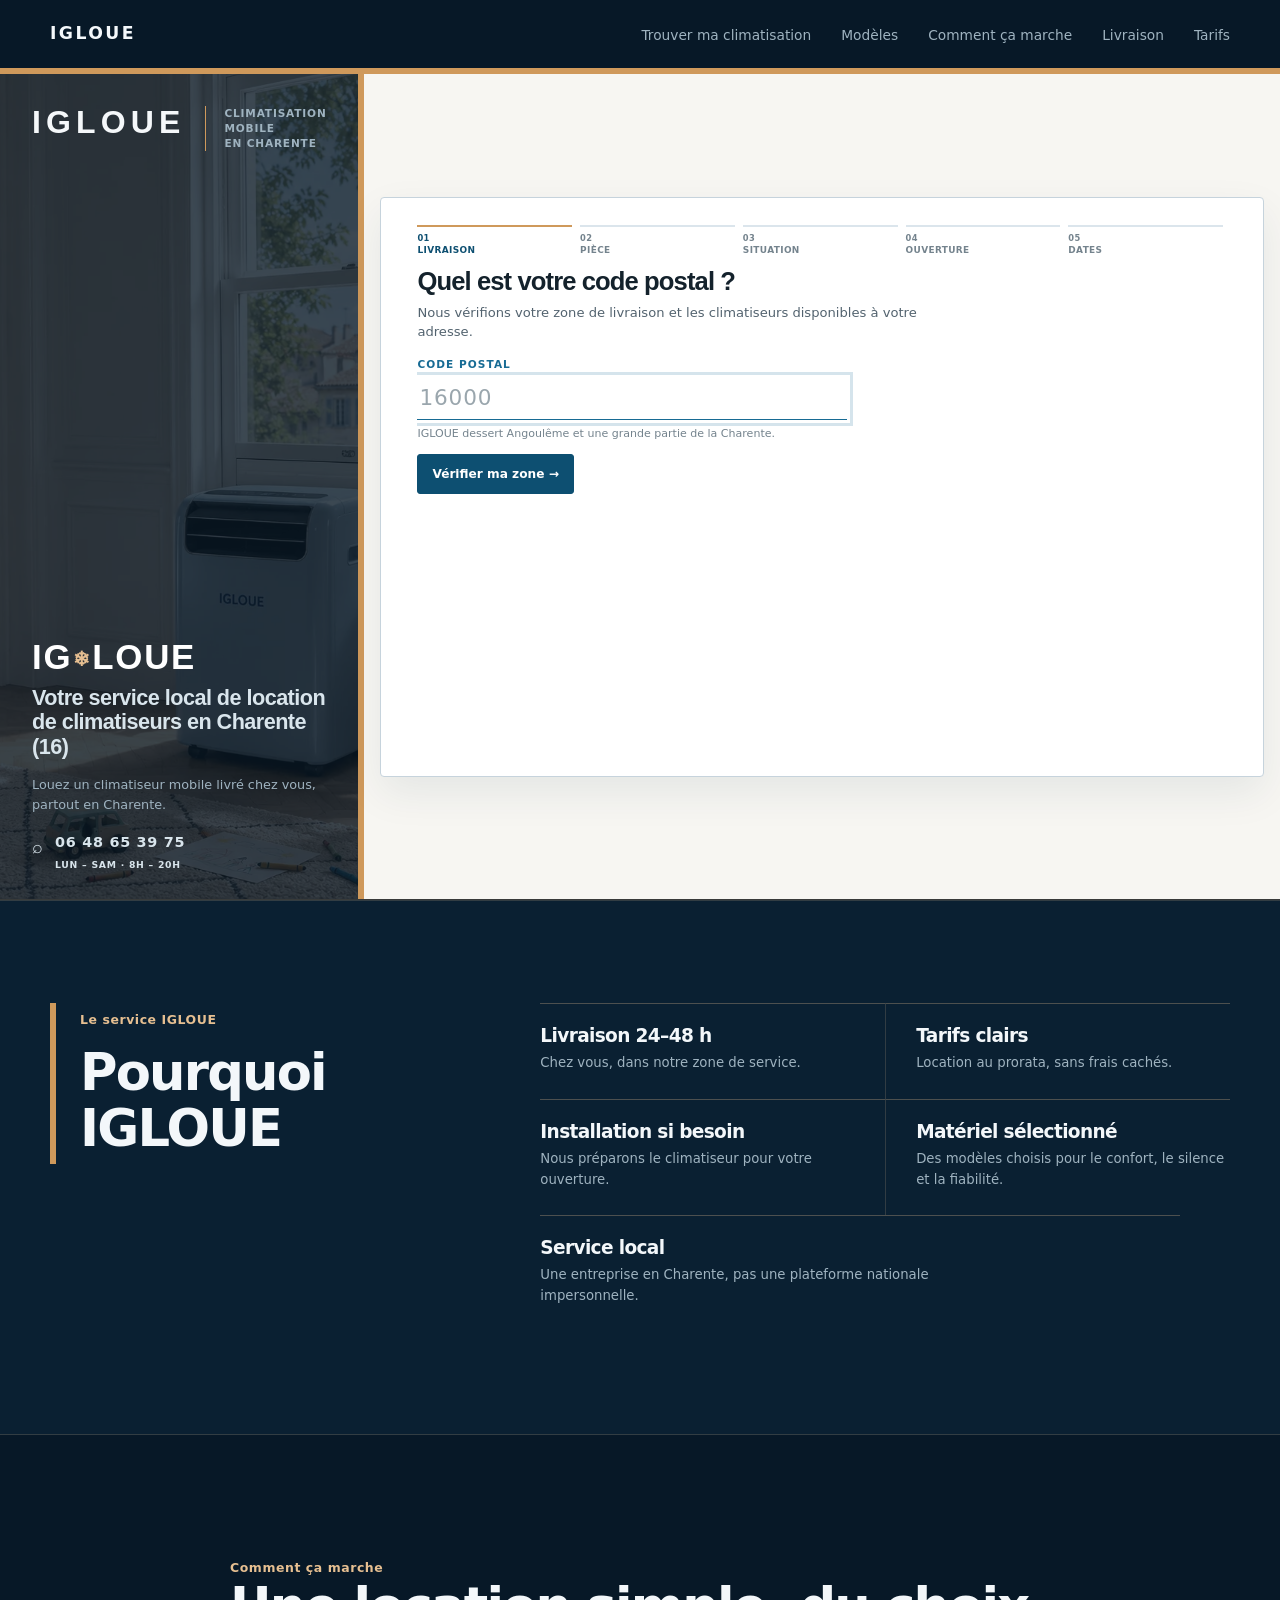
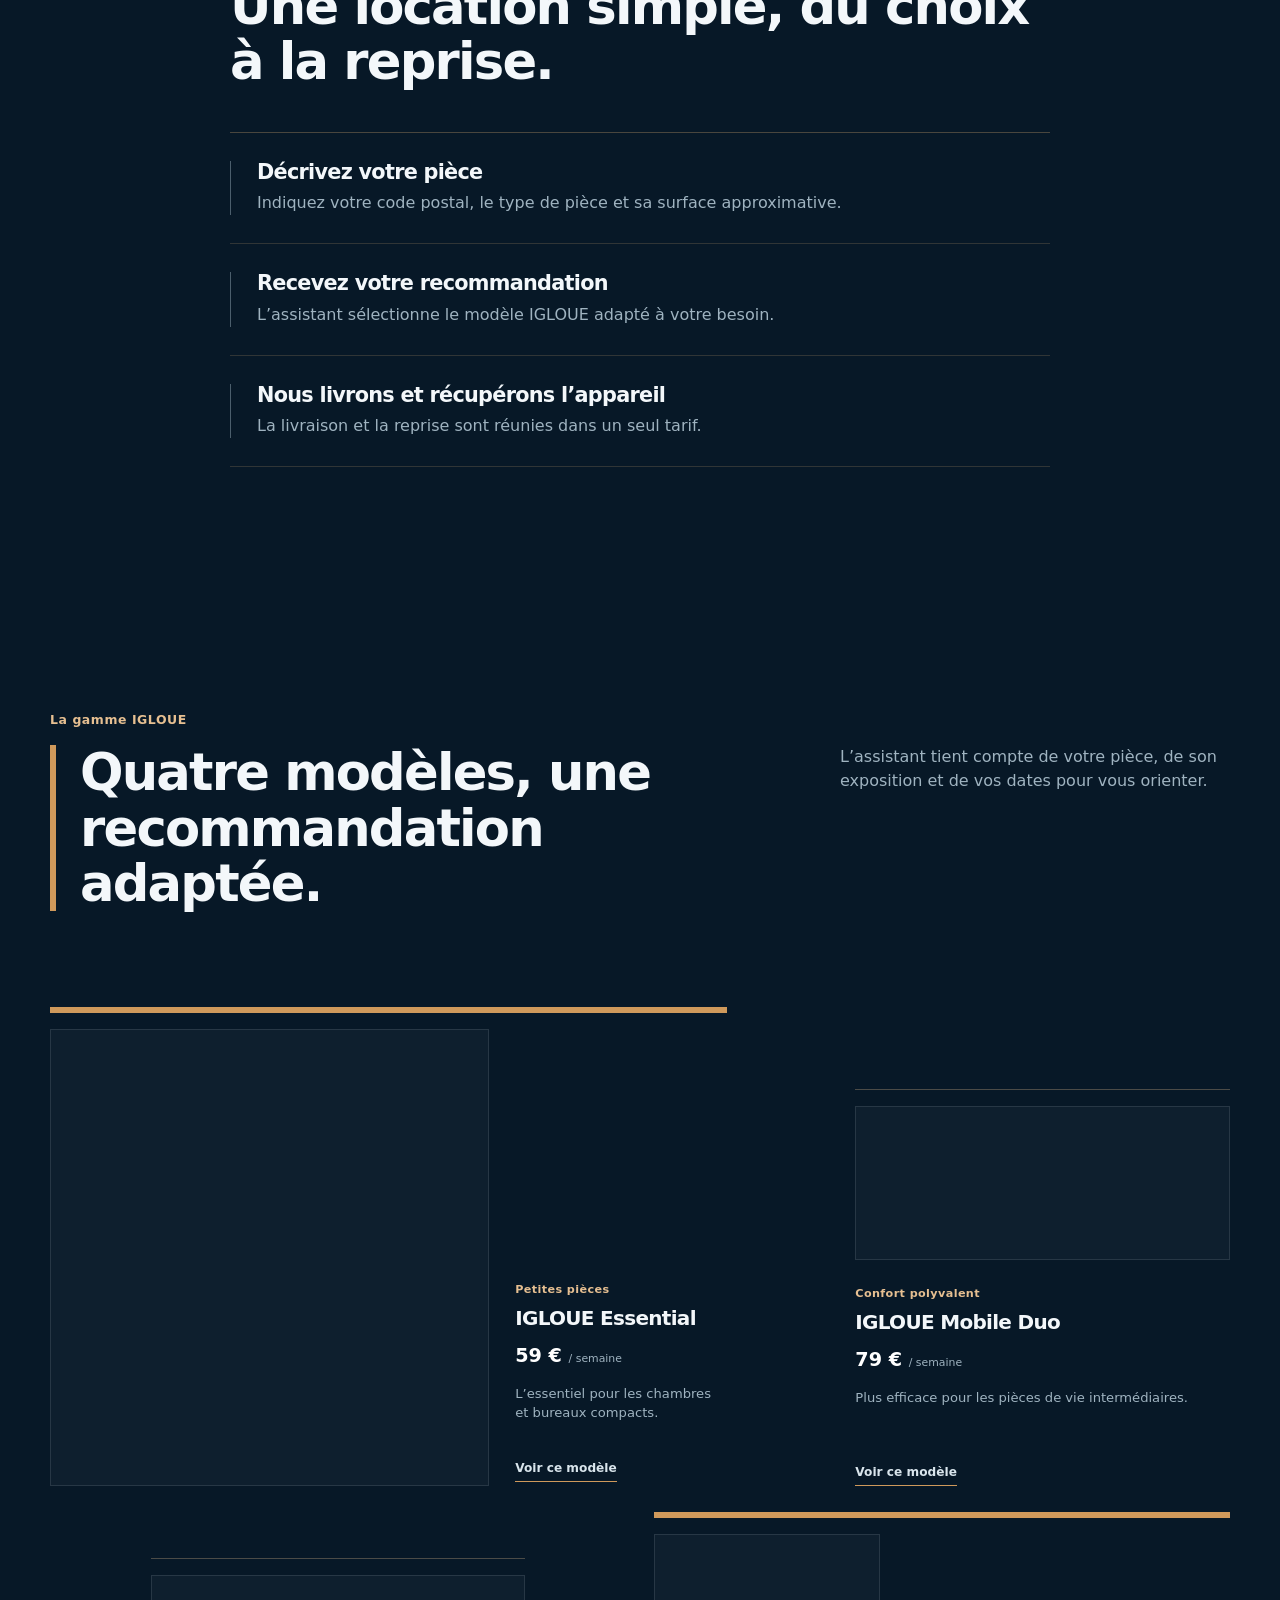
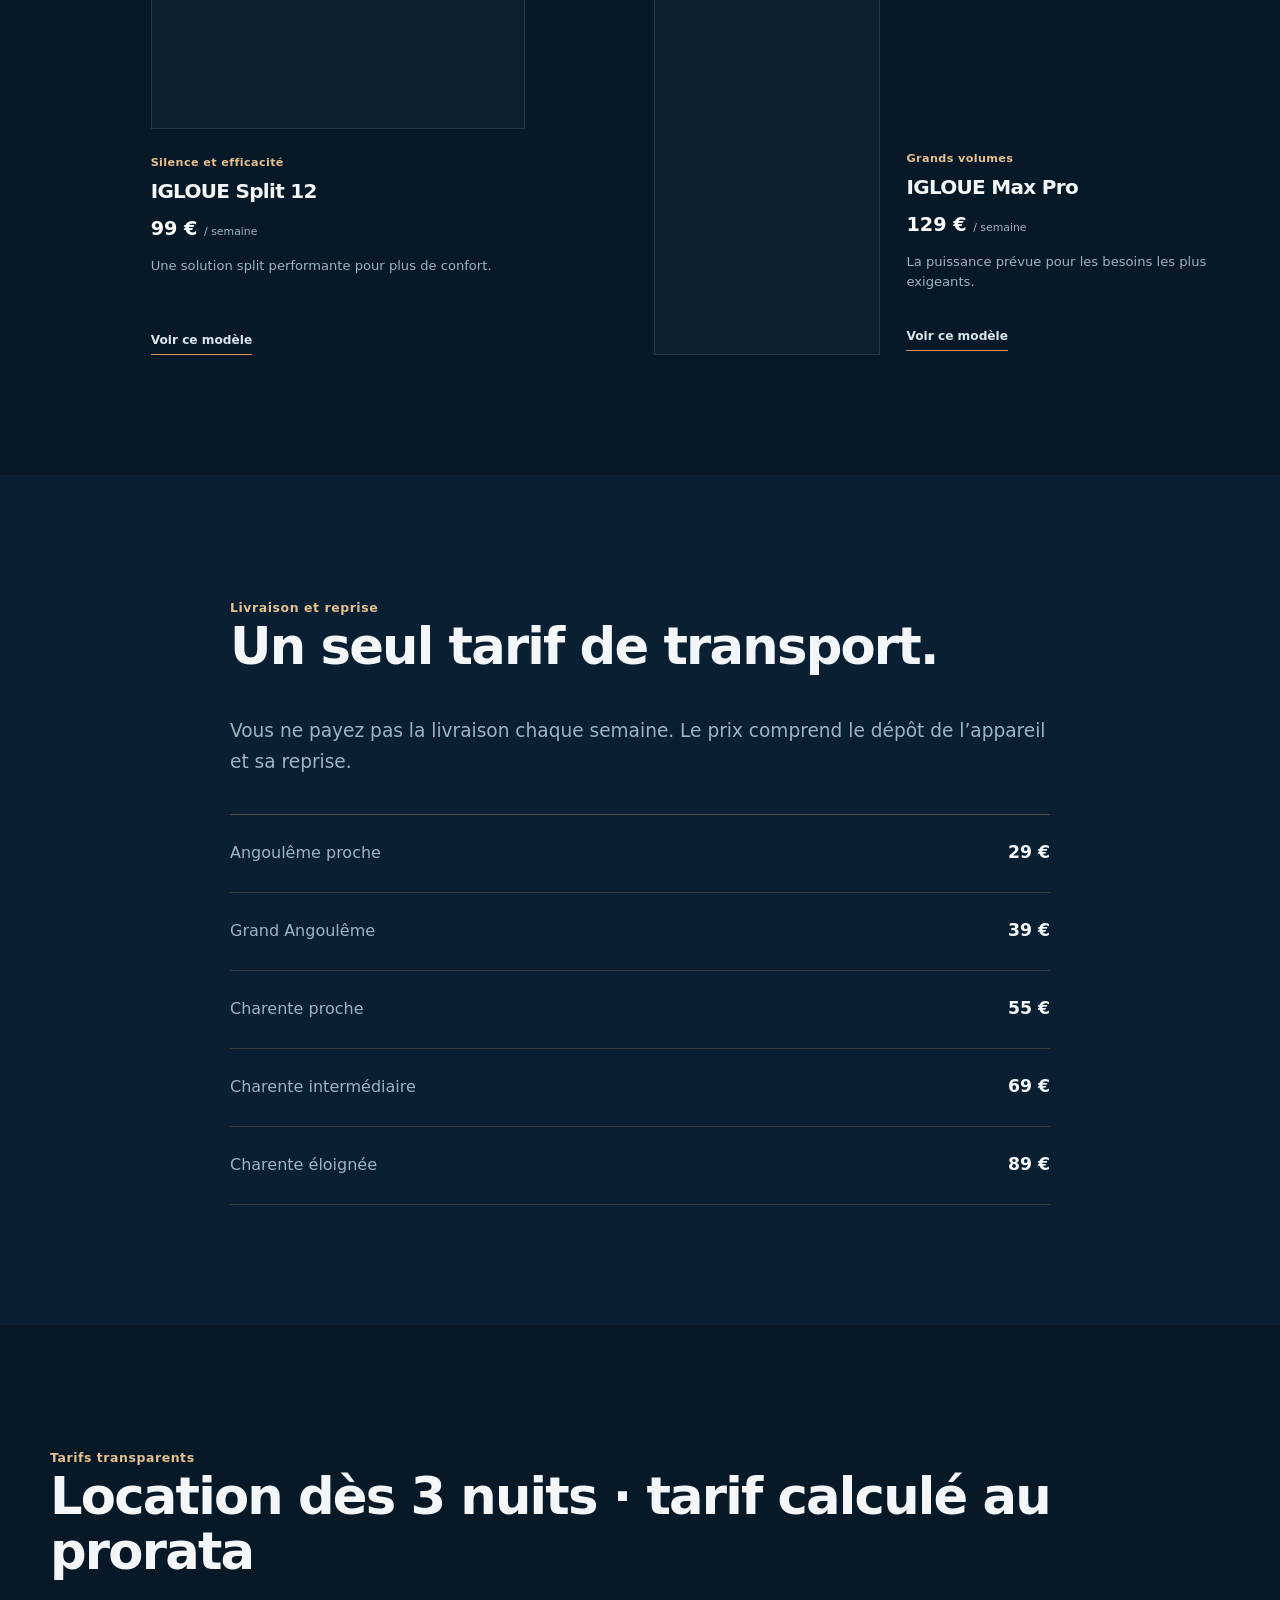
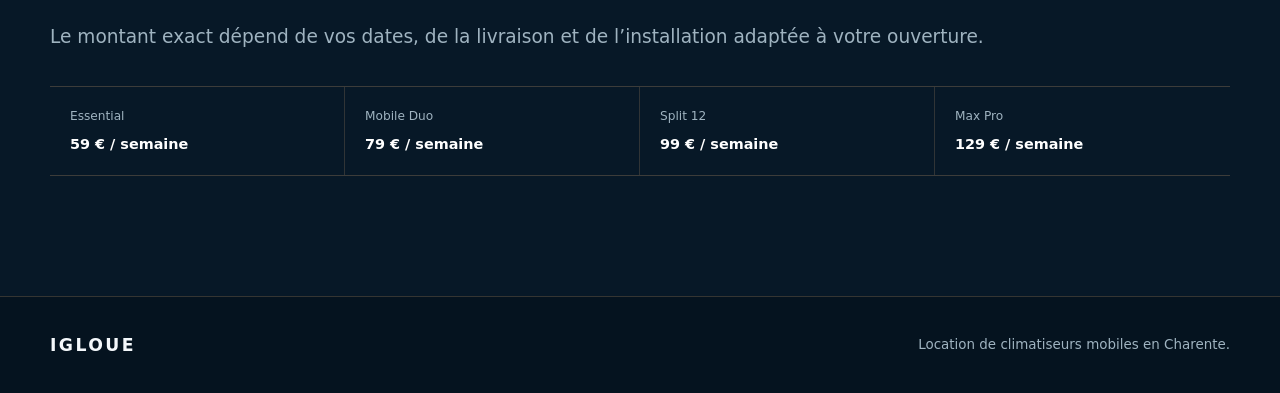
<file: index.html>
<!doctype html>
<html lang="fr">
<head>
  <meta charset="utf-8">
  <meta name="viewport" content="width=device-width, initial-scale=1">

  <title>IGLOUE | Location de climatiseurs mobiles en Charente</title>

  <meta
    name="description"
    content="Louez un climatiseur mobile en Charente. Livraison et reprise à domicile, mise en service optionnelle et tarifs transparents.">

  <link rel="stylesheet" href="assets/css/base.css">
  <link rel="stylesheet" href="assets/css/layout.css">
  <link rel="stylesheet" href="assets/css/components.css">
  <link rel="stylesheet" href="assets/css/assistant.css">
  <link rel="stylesheet" href="assets/css/reservation-review.css">
  <link rel="stylesheet" href="assets/css/responsive.css">
</head>

<body>
  <header class="site-header">
    <div class="container header-inner">
      <a
        href="index.html"
        class="logo"
        aria-label="IGLOUE — Accueil">
        IGLOUE
      </a>

      <nav class="main-nav" aria-label="Navigation principale">
        <a href="#assistant">Trouver ma climatisation</a>
        <a href="#modeles">Modèles</a>
        <a href="#fonctionnement">Comment ça marche</a>
        <a href="#livraison">Livraison</a>
        <a href="#tarifs">Tarifs</a>
      </nav>
    </div>
  </header>

  <main>
    <!-- =====================================================
         FIRST VIEWPORT
         ===================================================== -->

 <section class="assistant-hero" aria-labelledby="page-title">
  <div class="assistant-hero-main">
    <div class="assistant-hero-content">
      <div class="assistant-brand-line">
        <a href="index.html" class="hero-logo" aria-label="IGLOUE — Accueil">
          IGLOUE
        </a>

        <span>
          Climatisation mobile<br>
          en Charente
        </span>
      </div>

      <div class="assistant-hero-left-body">
        <div class="assistant-hero-visual" aria-hidden="true">
          <img
            src="assets/images/homepage/igloue-hero-apartment.webp"
            alt="">
        </div>

        <div class="assistant-hero-copy">
          <span class="eyebrow">
            Location de climatiseurs mobiles
          </span>

          <h1 id="page-title">
            <span class="hero-title-brand" aria-label="IGLOUE">
              IG<span aria-hidden="true">❄</span>LOUE
            </span>

            <span class="hero-title-service">
              Votre service local de location de climatiseurs en Charente (16)
            </span>
          </h1>

          <p class="lead">
            Louez un climatiseur mobile livré chez vous,
            partout en Charente.
          </p>
        </div>

        <div class="hero-contact">
          <span class="hero-contact-icon" aria-hidden="true">⌕</span>

          <div>
            <strong>06 48 65 39 75</strong>
            <span>Lun – Sam · 8h – 20h</span>
          </div>
        </div>
      </div>
    </div>

    <div class="assistant-hero-assistant">
      <div
        id="assistant"
        class="assistant-panel"
        data-assistant
        aria-live="polite">
      </div>
    </div>
  </div>

</section>

    <!-- =====================================================
         WHY IGLOUE
         ===================================================== -->

    <section class="section why-igloue" aria-labelledby="why-igloue-title">
      <div class="container why-igloue-layout">
        <header>
          <span class="eyebrow">Le service IGLOUE</span>
          <h2 id="why-igloue-title">Pourquoi IGLOUE</h2>
        </header>

        <div class="why-igloue-list">
          <article>
            <h3>Livraison 24–48 h</h3>
            <p>Chez vous, dans notre zone de service.</p>
          </article>

          <article>
            <h3>Tarifs clairs</h3>
            <p>Location au prorata, sans frais cachés.</p>
          </article>

          <article>
            <h3>Installation si besoin</h3>
            <p>Nous préparons le climatiseur pour votre ouverture.</p>
          </article>

          <article>
            <h3>Matériel sélectionné</h3>
            <p>Des modèles choisis pour le confort, le silence et la fiabilité.</p>
          </article>

          <article>
            <h3>Service local</h3>
            <p>Une entreprise en Charente, pas une plateforme nationale impersonnelle.</p>
          </article>
        </div>
      </div>
    </section>

    <!-- =====================================================
         HOW IT WORKS
         ===================================================== -->

    <section id="fonctionnement" class="section">
      <div class="container section-narrow">
        <span class="eyebrow">Comment ça marche</span>

        <h2>
          Une location simple, du choix à la reprise.
        </h2>

        <div class="process-list">
          <article>
            <span class="process-marker" aria-hidden="true"></span>

            <div>
              <h3>Décrivez votre pièce</h3>

              <p>
                Indiquez votre code postal, le type de pièce
                et sa surface approximative.
              </p>
            </div>
          </article>

          <article>
            <span class="process-marker" aria-hidden="true"></span>

            <div>
              <h3>Recevez votre recommandation</h3>

              <p>
                L’assistant sélectionne le modèle IGLOUE
                adapté à votre besoin.
              </p>
            </div>
          </article>

          <article>
            <span class="process-marker" aria-hidden="true"></span>

            <div>
              <h3>Nous livrons et récupérons l’appareil</h3>

              <p>
                La livraison et la reprise sont réunies
                dans un seul tarif.
              </p>
            </div>
          </article>
        </div>
      </div>
    </section>

    <!-- =====================================================
         MODELS
         ===================================================== -->

    <section id="modeles" class="section section-models">
      <div class="container">
        <span class="eyebrow">La gamme IGLOUE</span>

        <div class="section-heading-row">
          <h2>Quatre modèles, une recommandation adaptée.</h2>

          <p>
            L’assistant tient compte de votre pièce, de son exposition
            et de vos dates pour vous orienter.
          </p>
        </div>

        <div class="model-showcase">
          <article>
            <div class="model-image-slot" aria-hidden="true"></div>
            <div class="model-copy">
              <span>Petites pièces</span>
              <h3>IGLOUE Essential</h3>
              <strong>59 € <small>/ semaine</small></strong>
              <p>L’essentiel pour les chambres et bureaux compacts.</p>
              <a href="#assistant">Voir ce modèle</a>
            </div>
          </article>

          <article>
            <div class="model-image-slot" aria-hidden="true"></div>
            <div class="model-copy">
              <span>Confort polyvalent</span>
              <h3>IGLOUE Mobile Duo</h3>
              <strong>79 € <small>/ semaine</small></strong>
              <p>Plus efficace pour les pièces de vie intermédiaires.</p>
              <a href="#assistant">Voir ce modèle</a>
            </div>
          </article>

          <article>
            <div class="model-image-slot" aria-hidden="true"></div>
            <div class="model-copy">
              <span>Silence et efficacité</span>
              <h3>IGLOUE Split 12</h3>
              <strong>99 € <small>/ semaine</small></strong>
              <p>Une solution split performante pour plus de confort.</p>
              <a href="#assistant">Voir ce modèle</a>
            </div>
          </article>

          <article>
            <div class="model-image-slot" aria-hidden="true"></div>
            <div class="model-copy">
              <span>Grands volumes</span>
              <h3>IGLOUE Max Pro</h3>
              <strong>129 € <small>/ semaine</small></strong>
              <p>La puissance prévue pour les besoins les plus exigeants.</p>
              <a href="#assistant">Voir ce modèle</a>
            </div>
          </article>
        </div>
      </div>
    </section>

    <!-- =====================================================
         DELIVERY
         ===================================================== -->

    <section id="livraison" class="section section-muted">
      <div class="container section-narrow">
        <span class="eyebrow">Livraison et reprise</span>

        <h2>Un seul tarif de transport.</h2>

        <p class="lead">
          Vous ne payez pas la livraison chaque semaine.
          Le prix comprend le dépôt de l’appareil et sa reprise.
        </p>

        <div class="delivery-list">
          <div>
            <span>Angoulême proche</span>
            <strong>29 €</strong>
          </div>

          <div>
            <span>Grand Angoulême</span>
            <strong>39 €</strong>
          </div>

          <div>
            <span>Charente proche</span>
            <strong>55 €</strong>
          </div>

          <div>
            <span>Charente intermédiaire</span>
            <strong>69 €</strong>
          </div>

          <div>
            <span>Charente éloignée</span>
            <strong>89 €</strong>
          </div>
        </div>
      </div>
    </section>

    <!-- =====================================================
         PRICING
         ===================================================== -->

    <section id="tarifs" class="section">
      <div class="container">
        <span class="eyebrow">Tarifs transparents</span>

        <h2>
          Location dès 3 nuits · tarif calculé au prorata
        </h2>

        <p class="lead">
          Le montant exact dépend de vos dates, de la livraison
          et de l’installation adaptée à votre ouverture.
        </p>

        <div class="pricing-overview" aria-label="Tarifs hebdomadaires">
          <div><span>Essential</span><strong>59 € / semaine</strong></div>
          <div><span>Mobile Duo</span><strong>79 € / semaine</strong></div>
          <div><span>Split 12</span><strong>99 € / semaine</strong></div>
          <div><span>Max Pro</span><strong>129 € / semaine</strong></div>
        </div>
      </div>
    </section>
  </main>
  <aside data-customer-email-verification-session hidden aria-label="Vérification de votre adresse e-mail"></aside>

  <footer class="site-footer">
    <div class="container footer-inner">
      <a href="index.html" class="logo">IGLOUE</a>

      <p>
        Location de climatiseurs mobiles en Charente.
      </p>
    </div>
  </footer>

  <script src="assets/js/pricing.js"></script>
  <script src="assets/js/delivery.js"></script>
  <script src="assets/js/schedule-provider.js"></script>
  <script src="assets/js/bookings-provider.js"></script>
  <script src="assets/js/availability.js"></script>
  <script src="assets/js/reservation.js"></script>
  <script src="assets/js/fleet.js"></script>
  <script src="assets/js/products.js"></script>
  <script src="assets/js/inventory.js"></script>
  <script src="assets/js/fleet-allocation.js"></script>
  <script src="assets/js/calendar.js"></script>
  <script src="assets/js/supabase-config.js"></script>
  <script src="assets/js/availability-client.js"></script>
  <script src="assets/js/service-slot-client.js"></script>
  <script src="assets/js/reservation-attempt.js"></script>
  <script src="assets/js/reservation-client.js"></script>
  <script src="assets/js/customer-email-verification.js"></script>
  <script src="assets/js/availability-state.js"></script>
  <script src="assets/js/alternative-availability-state.js"></script>
  <script src="assets/js/assistant.js"></script>
  <script src="assets/js/reservation-review.js"></script>
</body>
</html>
</file>
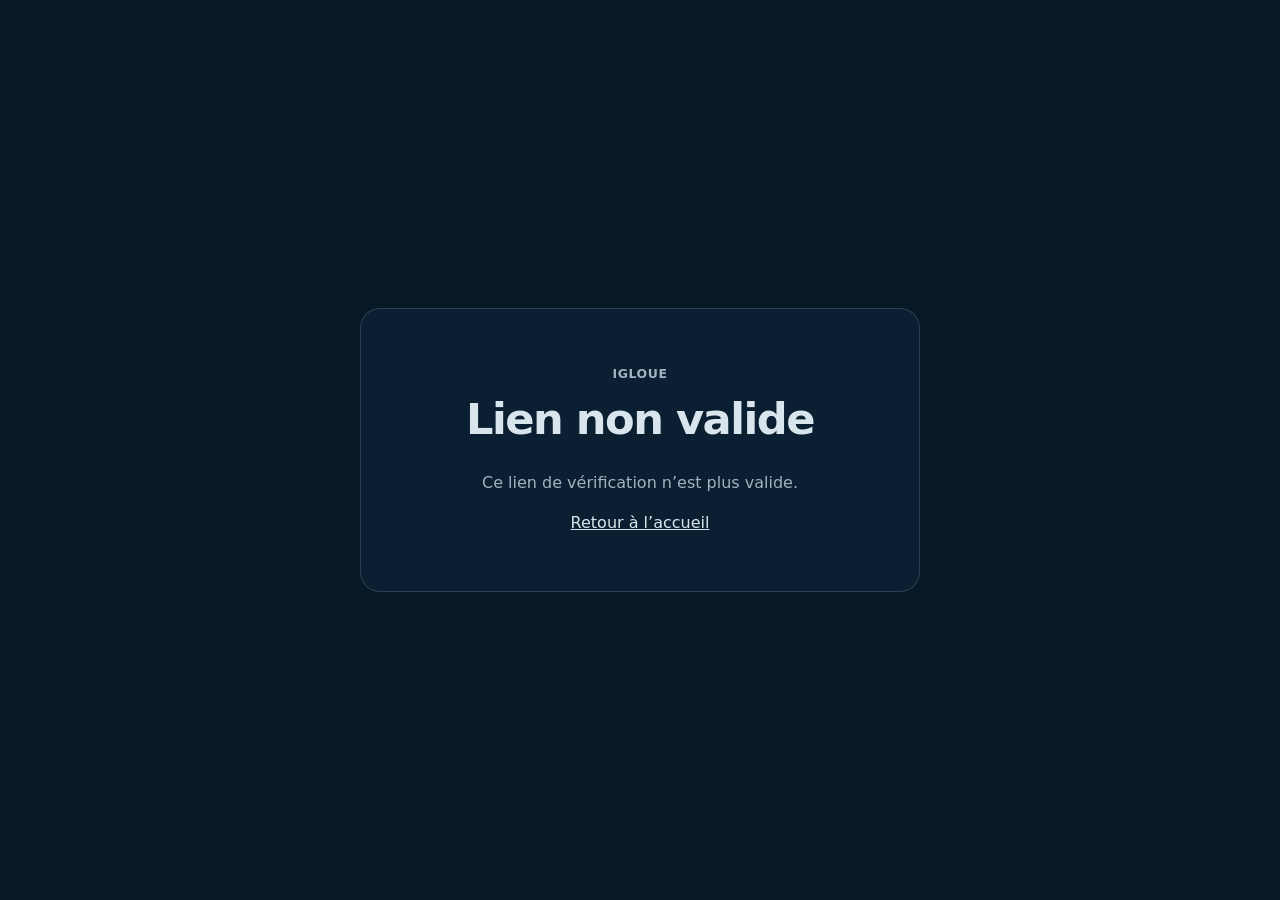
<file: verify-email/index.html>
<!doctype html>
<html lang="fr">
<head>
  <meta charset="utf-8">
  <meta name="viewport" content="width=device-width, initial-scale=1">
  <meta name="referrer" content="no-referrer">
  <meta http-equiv="Cache-Control" content="no-store">
  <title>Confirmer votre adresse e-mail | IGLOUE</title>
  <link rel="stylesheet" href="../assets/css/base.css">
  <link rel="stylesheet" href="../assets/css/layout.css">
  <link rel="stylesheet" href="../assets/css/components.css">
  <style>
    body { min-height: 100vh; display: grid; place-items: center; padding: 24px; }
    .verification-card { width: min(100%, 560px); padding: clamp(28px, 6vw, 56px); border: 1px solid rgb(217 229 236 / 16%); border-radius: 20px; background: var(--page-alt); text-align: center; }
    .verification-card h1 { font-size: clamp(1.8rem, 5vw, 2.7rem); }
    .verification-card p { color: var(--text-on-dark-soft); }
    .verification-card button { margin: 12px 0 20px; padding: 14px 22px; border: 0; border-radius: 8px; background: var(--tan); color: #14222c; font-weight: 700; cursor: pointer; }
    .verification-card button:disabled { opacity: .65; cursor: wait; }
    .verification-home { display: inline-block; color: var(--text-on-dark); }
  </style>
  <script src="../assets/js/supabase-config.js" defer></script>
  <script src="../assets/js/email-verification.js" defer></script>
  <script src="../assets/js/email-verification-page.js" defer></script>
</head>
<body>
  <main class="verification-card">
    <p class="eyebrow">IGLOUE</p>
    <div id="verification-message" aria-live="polite">
      <h1>Confirmez votre adresse e-mail</h1>
      <p>Sélectionnez le bouton pour confirmer votre adresse e-mail.</p>
    </div>
    <form id="verification-form">
      <button id="verification-submit" type="submit">Confirmer mon adresse e-mail</button>
    </form>
    <a class="verification-home" href="../index.html">Retour à l’accueil</a>
  </main>
</body>
</html>
</file>
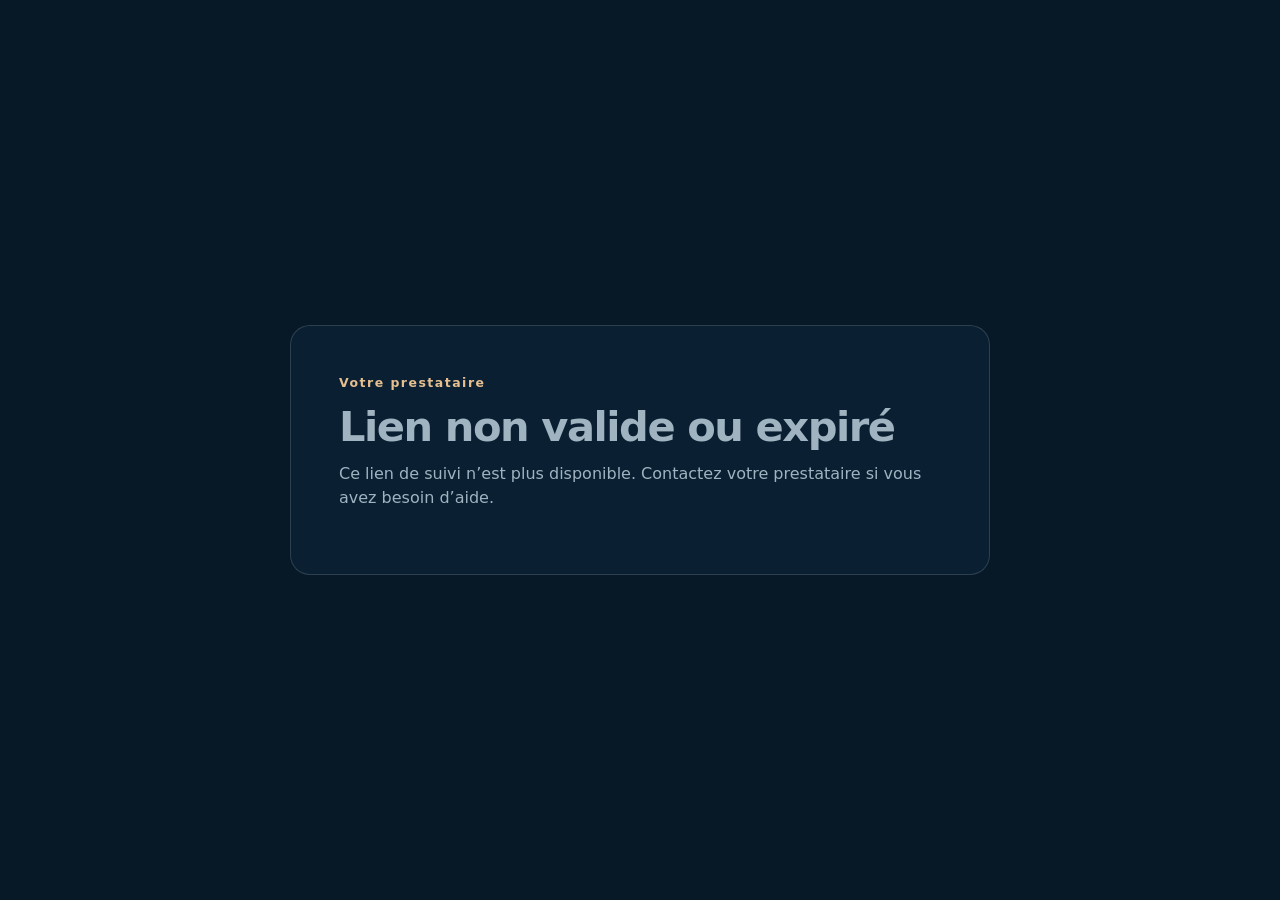
<file: delivery-status.html>
<!doctype html>
<html lang="fr">
<head>
  <meta charset="utf-8">
  <meta name="viewport" content="width=device-width, initial-scale=1">
  <meta name="referrer" content="no-referrer">
  <meta http-equiv="Cache-Control" content="no-store">
  <meta name="robots" content="noindex,nofollow,noarchive">
  <title>Statut de votre livraison</title>
  <link rel="stylesheet" href="assets/css/base.css">
  <style>
    body { min-height: 100vh; display: grid; place-items: center; padding: 24px; }
    .delivery-status-card { width: min(100%, 700px); padding: clamp(24px, 5vw, 48px); border: 1px solid rgb(217 229 236 / 16%); border-radius: 20px; background: var(--page-alt); }
    .delivery-status-card .eyebrow { color: var(--tan-soft); font-weight: 800; letter-spacing: .12em; }
    .delivery-status-card h1 { margin-bottom: 12px; font-size: clamp(1.8rem, 5vw, 2.6rem); }
    .delivery-status-intro, .delivery-status-help { color: var(--text-on-dark-soft); }
    .delivery-status-summary { margin: 24px 0; padding: 20px; border: 1px solid rgb(217 229 236 / 20%); border-radius: 12px; background: rgb(255 255 255 / 4%); }
    .delivery-status-summary h2 { font-size: 1.35rem; }
    .delivery-status-summary p { margin: 8px 0 0; }
    .delivery-status-timeline { display: grid; gap: 0; margin: 26px 0; padding: 0; list-style: none; }
    .delivery-status-step { position: relative; display: grid; grid-template-columns: 22px 1fr; gap: 12px; padding: 0 0 20px; color: var(--text-on-dark-soft); }
    .delivery-status-step::before { content: ""; width: 12px; height: 12px; margin: 6px 0 0 4px; border: 2px solid currentColor; border-radius: 50%; background: var(--page-alt); }
    .delivery-status-step:not(:last-child)::after { position: absolute; top: 20px; bottom: -1px; left: 9px; width: 2px; background: rgb(217 229 236 / 25%); content: ""; }
    .delivery-status-step[data-reached="true"] { color: var(--tan-soft); }
    .delivery-status-step[data-reached="true"]::before { border-color: var(--tan-soft); background: var(--tan-soft); }
    .delivery-status-step--animate-ring::before { animation: delivery-active-ring 5s ease-in-out infinite; }
    .delivery-status-step--animate-connector .delivery-status-connector-highlight {
      position: absolute; top: 20px; bottom: -1px; left: 9px; z-index: 1; width: 2px;
      pointer-events: none; opacity: 1;
      background-image: linear-gradient(to bottom, transparent 0%, var(--tan-soft) 50%, transparent 100%);
      background-size: 100% 240%;
      animation: delivery-connector-update 2.8s ease-out 1 forwards;
    }
    .delivery-status-connector-highlight { position: absolute; top: 20px; bottom: -1px; left: 9px; z-index: 1; width: 2px; pointer-events: none; opacity: 0; }
    @keyframes delivery-active-ring {
      0%, 100% { box-shadow: 0 0 0 2px rgb(229 201 158 / 35%); }
      50% { box-shadow: 0 0 0 4px rgb(229 201 158 / 65%); }
    }
    @keyframes delivery-connector-update {
      from { background-position: 0 0; }
      to { background-position: 0 100%; }
    }
    @media (prefers-reduced-motion: reduce) {
      .delivery-status-step--animate-ring::before,
      .delivery-status-step--animate-connector .delivery-status-connector-highlight { animation: none; }
      .delivery-status-connector-highlight { display: none; }
    }
    .delivery-status-step strong { display: block; color: inherit; }
    .delivery-status-step time { display: block; margin-top: 3px; font-size: .9rem; }
    .delivery-status-message { min-height: 1.5em; color: var(--text-on-dark-soft); }
    .delivery-status-card[aria-busy="true"] .delivery-status-content { opacity: .7; }
  </style>
  <script src="assets/js/supabase-config.js" defer></script>
  <script src="assets/js/delivery-status.js" defer></script>
</head>
<body>
  <main class="delivery-status-card" id="delivery-status-card" aria-busy="true">
    <p class="eyebrow" id="delivery-status-brand">Votre prestataire</p>
    <div class="delivery-status-content">
      <div id="delivery-status-message" class="delivery-status-message" role="status" aria-live="polite">
        <h1>Chargement du statut</h1>
        <p>Nous récupérons les informations de votre livraison.</p>
      </div>
      <section id="delivery-status-details" hidden aria-labelledby="delivery-status-title">
        <p class="delivery-status-intro">Les informations ci-dessous concernent uniquement votre livraison.</p>
        <div class="delivery-status-summary">
          <h2 id="delivery-status-title"></h2>
          <p id="delivery-status-date"></p>
          <p id="delivery-status-address"></p>
          <p id="delivery-status-updated"></p>
        </div>
        <h2>Étapes de la livraison</h2>
        <ol id="delivery-status-timeline" class="delivery-status-timeline"></ol>
        <p class="delivery-status-help">Cette page indique le statut communiqué par votre prestataire. Elle ne montre pas la position du chauffeur et ne fournit pas d’heure d’arrivée estimée. <span id="delivery-status-support" hidden></span></p>
      </section>
    </div>
  </main>
</body>
</html>
</file>
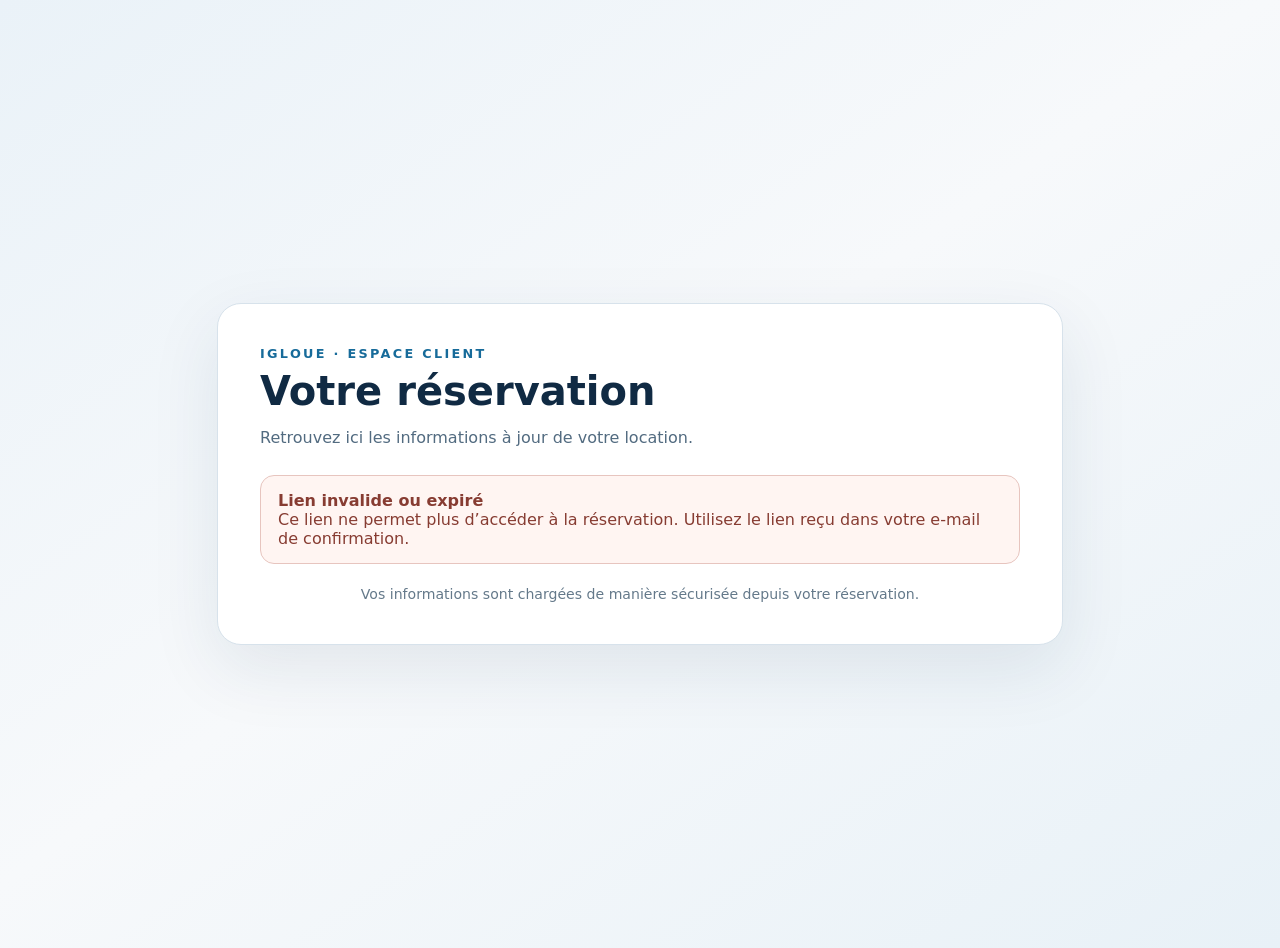
<file: reservation-portal.html>
<!doctype html>
<html lang="fr">
<head>
  <meta charset="utf-8">
  <meta name="viewport" content="width=device-width, initial-scale=1">
  <meta name="referrer" content="no-referrer">
  <meta name="robots" content="noindex,nofollow,noarchive">
  <meta http-equiv="Cache-Control" content="no-store, max-age=0">
  <title>Votre réservation | IGLOUE</title>
  <style>
    :root { color-scheme: light; --portal-ink:#102a43; --portal-blue:#176b9a; --portal-line:#d7e2eb; --portal-mist:#eff5f9; }
    body { min-height:100vh; margin:0; padding:24px 14px; display:grid; place-items:center; background:linear-gradient(145deg,#eaf2f8 0%,#f7f9fb 48%,#e8f1f7 100%); color:var(--portal-ink); font-family:Inter,system-ui,-apple-system,"Segoe UI",sans-serif; }
    .portal { width:min(100%,760px); padding:clamp(22px,5vw,42px); border:1px solid var(--portal-line); border-radius:24px; background:#fff; box-shadow:0 24px 70px #12355318; }
    .brand { margin:0 0 8px; color:var(--portal-blue); font-size:.8rem; font-weight:800; letter-spacing:.18em; }
    h1 { margin:0; color:#102a43; font-size:clamp(1.8rem,5vw,2.5rem); line-height:1.1; }
    .intro { margin:12px 0 24px; color:#526b80; line-height:1.6; }
    .message { min-height:54px; padding:15px 17px; border:1px solid var(--portal-line); border-radius:14px; background:var(--portal-mist); color:#314d63; }
    .message[data-kind="error"] { border-color:#e7c5bf; background:#fff5f2; color:#873c32; }
    .content { display:grid; gap:18px; }
    .status { display:flex; flex-wrap:wrap; gap:10px; }
    .badge { padding:9px 13px; border:1px solid #b7d8c7; border-radius:999px; background:#eff9f3; color:#246244; font-size:.9rem; font-weight:750; }
    .badge--soft { border-color:#d8e2ea; background:#f4f7fa; color:#435e73; }
    .grid { display:grid; grid-template-columns:repeat(2,minmax(0,1fr)); gap:12px; }
    .card { padding:18px; border:1px solid var(--portal-line); border-radius:16px; background:linear-gradient(145deg,#fff,#f8fbfd); }
    .card h2 { margin:0 0 14px; font-size:1.05rem; }
    .card p { margin:8px 0 0; color:#486176; line-height:1.5; overflow-wrap:anywhere; white-space:pre-line; }
    .card strong { color:#163b58; }
    .price-row { display:flex; justify-content:space-between; gap:14px; margin-top:9px; color:#486176; }
    .price-row--total { margin-top:14px; padding-top:13px; border-top:1px solid var(--portal-line); color:#143d5c; font-weight:800; }
    .slot-alternatives { margin:10px 0; padding:12px; border:1px solid #8eb5d0; border-radius:12px; background:#f2f7fb; }
    .slot-alternatives h4 { margin:0 0 8px; color:#143d5c; }
    .slot-alternatives p { margin:6px 0; color:#486176; line-height:1.5; }
    .slot-alternatives button { display:block; width:100%; margin-top:7px; padding:10px; border:1px solid #9bb6ca; border-radius:8px; background:#fff; color:#102a43; font:inherit; font-weight:700; cursor:pointer; }
    .extension-card { display:grid; gap:12px; }
    .extension-card form { display:grid; gap:10px; }
    .extension-card input { width:100%; box-sizing:border-box; padding:12px; border:1px solid var(--portal-line); border-radius:10px; color:var(--portal-ink); font:inherit; }
    .extension-card button { width:fit-content; min-height:44px; padding:10px 16px; border:1px solid #176b9a; border-radius:10px; background:#176b9a; color:#fff; font:inherit; font-weight:750; cursor:pointer; }
    .extension-card button:disabled { opacity:.6; cursor:wait; }
    #extension-quote, #extension-status { color:#486176; line-height:1.55; }
    #extension-status[data-kind="error"] { color:#873c32; }
    .extension-result { border-color:#b7d8c7; background:#eff9f3; }
    .date-change-card { display:grid; gap:12px; }
    .date-change-card form { display:grid; gap:10px; }
    .date-change-card input { width:100%; box-sizing:border-box; padding:12px; border:1px solid var(--portal-line); border-radius:10px; color:var(--portal-ink); font:inherit; }
    .date-change-card button { width:fit-content; min-height:44px; padding:10px 16px; border:1px solid #176b9a; border-radius:10px; background:#176b9a; color:#fff; font:inherit; font-weight:750; cursor:pointer; }
    .date-change-card button:disabled { opacity:.6; cursor:wait; }
    #date-change-quote, #date-change-status { color:#486176; line-height:1.55; }
    #date-change-status[data-kind="error"] { color:#873c32; }
    .date-change-result { border-color:#b7d8c7; background:#eff9f3; }
    [hidden] { display:none !important; }
    footer { margin-top:22px; color:#64798a; font-size:.88rem; text-align:center; }
    @media (max-width:560px) { .grid { grid-template-columns:1fr; } .portal { border-radius:18px; } }
  </style>
  <script src="assets/js/supabase-config.js"></script>
  <script src="assets/js/reservation-portal.js" defer></script>
</head>
<body>
  <main class="portal" id="reservation-portal" aria-busy="true">
    <p class="brand">IGLOUE · ESPACE CLIENT</p>
    <h1>Votre réservation</h1>
    <p class="intro">Retrouvez ici les informations à jour de votre location.</p>
    <div class="message" id="portal-message" role="status" aria-live="polite">Vérification sécurisée de votre accès…</div>
    <div class="content" id="portal-content" hidden>
      <div class="status" id="portal-status"></div>
      <section class="grid">
        <article class="card"><h2>Votre location</h2><p><strong id="portal-product"></strong></p><p id="portal-dates"></p><p>Référence : <strong id="portal-reference"></strong></p></article>
        <article class="card"><h2>Récapitulatif</h2><div class="price-row"><span>Livraison</span><strong id="portal-delivery-price"></strong></div><div class="price-row"><span>Options</span><strong id="portal-options-price"></strong></div><div class="price-row" id="portal-extended-exhaust-row" hidden><span>Rallonge d'évacuation</span><strong id="portal-extended-exhaust-price"></strong></div><div class="price-row"><span>Dépôt de garantie</span><strong id="portal-deposit"></strong></div><div class="price-row price-row--total"><span>Total</span><strong id="portal-total"></strong></div></article>
        <article class="card"><h2>Livraison</h2><p id="portal-delivery"></p><p id="portal-delivery-status"></p></article>
        <article class="card"><h2>Collecte</h2><p id="portal-collection"></p><p id="portal-collection-status"></p></article>
      </section>
      <p class="intro" id="portal-email-state"></p>
      <section class="card extension-card" id="portal-extension" hidden>
        <h2>Prolonger la location</h2>
        <p id="extension-intro">Ajoutez des jours de location à votre réservation confirmée.</p>
        <button id="extension-open" type="button">Prolonger la location</button>
        <form id="extension-form" hidden>
          <label for="extension-date">Nouvelle date de fin</label>
          <input id="extension-date" type="date" required>
          <label for="extension-collection-window">Nouvelle date de collecte — créneau</label>
          <select id="extension-collection-window"><option value="">Le créneau actuel sera conservé s’il est disponible</option></select>
          <button id="extension-quote-button" type="submit">Calculer le montant</button>
          <div id="extension-quote" role="status" aria-live="polite"></div>
          <button id="extension-pay" type="button" hidden>Confirmer et payer</button>
        </form>
        <div id="extension-status" role="status" aria-live="polite"></div>
      </section>
      <section class="card extension-result" id="extension-result" hidden aria-live="polite"></section>
      <section class="card date-change-card" id="portal-date-change" hidden>
        <h2>Modifier les dates</h2>
        <p>Choisissez vos nouvelles dates. Les disponibilités et le montant sont vérifiés par notre serveur.</p>
        <form id="date-change-form">
          <label for="date-change-start">Nouvelle date de début</label>
          <input id="date-change-start" type="date" required>
          <label for="date-change-end">Nouvelle date de fin</label>
          <input id="date-change-end" type="date" required>
          <label for="date-change-delivery-window">Nouvelle date de livraison — créneau</label>
          <select id="date-change-delivery-window" required><option value="">Choisissez d’abord la date de début</option></select>
          <div class="slot-alternatives" id="date-change-delivery-alternatives" role="status" aria-live="polite" hidden></div>
          <label for="date-change-collection-window">Nouvelle date de collecte — créneau</label>
          <select id="date-change-collection-window" required><option value="">Choisissez d’abord la date de fin</option></select>
          <div class="slot-alternatives" id="date-change-collection-alternatives" role="status" aria-live="polite" hidden></div>
          <button id="date-change-quote-button" type="submit">Vérifier les dates et le montant</button>
          <div id="date-change-quote" role="status" aria-live="polite"></div>
          <button id="date-change-use-extension" type="button" hidden>Continuer avec Prolonger la location</button>
          <button id="date-change-confirm" type="button" hidden>Confirmer la modification</button>
        </form>
        <div id="date-change-status" role="status" aria-live="polite"></div>
      </section>
      <section class="card date-change-result" id="date-change-result" hidden aria-live="polite"></section>
    </div>
    <footer>Vos informations sont chargées de manière sécurisée depuis votre réservation.</footer>
  </main>
</body>
</html>
</file>
<file: assets/css/base.css>
:root {
  --page: #071827;
  --page-alt: #0a2032;
  --surface: #f5f8fb;
  --surface-blue: #eef6fb;
  --line: #dbe5ec;
  --line-strong: #c6d3dc;
  --text: #14222c;
  --text-soft: #53636f;
  --text-muted: #74838d;
  --blue: #176b94;
  --blue-dark: #0d4f71;
  --text-on-dark: #d9e5ec;
  --text-on-dark-soft: #9fb3c0;
  --tan: #cf995b;
  --tan-soft: #e6bf91;
  --content: 1180px;
  --reading: 720px;
  --radius: 16px;
  --shadow: 0 16px 40px rgb(18 52 72 / 8%);
}

*,
*::before,
*::after {
  box-sizing: border-box;
}

html {
  scroll-behavior: smooth;
}

body {
  margin: 0;
  background: var(--page);
  color: var(--text-on-dark);
  font-family: Inter, ui-sans-serif, system-ui, -apple-system, BlinkMacSystemFont, "Segoe UI", sans-serif;
  line-height: 1.5;
}

button,
input {
  font: inherit;
}

a {
  color: inherit;
}

img {
  max-width: 100%;
  display: block;
}

h1,
h2,
h3,
p {
  margin-top: 0;
}

h1,
h2,
h3 {
  line-height: 1.08;
  letter-spacing: -0.035em;
}

h1 {
  font-size: clamp(2.4rem, 6vw, 4.6rem);
}

h2 {
  font-size: clamp(2rem, 4vw, 3.2rem);
}

.lead {
  color: var(--text-on-dark-soft);
  font-size: clamp(1rem, 2vw, 1.16rem);
  line-height: 1.65;
}

.eyebrow {
  color: var(--tan-soft);
  font-size: 0.78rem;
  font-weight: 700;
  letter-spacing: 0.045em;
}
</file>
<file: assets/css/layout.css>
/* =========================================================
   GLOBAL LAYOUT
   ========================================================= */

.container {
  width: min(calc(100% - 48px), var(--content));
  margin-inline: auto;
}

.section {
  padding-block: clamp(72px, 10vw, 120px);
}

.section-narrow {
  max-width: 820px;
}

.section-muted {
  background: var(--page-alt);
}

.section h2,
.section h3 {
  color: #f3f7fa;
}

.section p {
  color: var(--text-on-dark-soft);
}


/* =========================================================
   SITE HEADER
   ========================================================= */

.site-header {
  position: relative;
  z-index: 20;
  border-bottom: 6px solid var(--tan);
  background: var(--page);
}

.header-inner {
  min-height: 68px;
  display: flex;
  align-items: center;
  gap: 32px;
}

.logo {
  flex: 0 0 auto;
  font-size: 1.08rem;
  font-weight: 850;
  line-height: 1;
  letter-spacing: 0.14em;
  text-decoration: none;
  color: #f4f8fb;
}

.main-nav {
  margin-left: auto;
  display: flex;
  align-items: center;
  gap: 30px;
}

.main-nav a {
  position: relative;
  padding-block: 24px 21px;
  color: var(--text-on-dark-soft);
  font-size: 0.86rem;
  text-decoration: none;
}

.main-nav a:hover,
.main-nav a.is-active,
.main-nav a[aria-current="page"] {
  color: var(--tan-soft);
}

.main-nav a::after {
  content: "";
  position: absolute;
  right: 0;
  bottom: 15px;
  left: 0;
  height: 2px;
  background: var(--tan);
  transform: scaleX(0);
  transform-origin: left;
  transition: transform 150ms ease;
}

.main-nav a:hover::after,
.main-nav a:focus-visible::after,
.main-nav a.is-active::after,
.main-nav a[aria-current="page"]::after {
  transform: scaleX(1);
}

.main-nav a:focus-visible {
  outline: 2px solid var(--tan);
  outline-offset: 4px;
}


/* =========================================================
   FIRST VIEWPORT
   ========================================================= */

.assistant-hero {
  min-height: calc(100svh - 74px);
  display: grid;
  grid-template-rows: minmax(0, 1fr);
  overflow: hidden;
  border-bottom: 1px solid rgb(196 154 108 / 26%);
  background: var(--page);
}

.assistant-hero-main {
  min-height: 0;
  display: grid;
  grid-template-columns: minmax(270px, 28%) minmax(680px, 72%);
}

.assistant-hero-content {
  position: relative;
  min-width: 0;
  min-height: 0;
  display: flex;
  flex-direction: column;
  padding:
    clamp(22px, 3.5vh, 38px)
    clamp(24px, 2.5vw, 40px)
    clamp(20px, 3vh, 32px);
  overflow: hidden;
  isolation: isolate;
  background: #0a1c2c;
}

.assistant-hero-left-body {
  position: relative;
  z-index: 1;
  min-height: 0;
  display: flex;
  flex-direction: column;
  align-items: end;
  justify-content: flex-end;
  flex: 1;
  padding-top: clamp(18px, 3vh, 34px);
}

.assistant-brand-line {
  position: relative;
  z-index: 2;
  display: flex;
  align-items: flex-start;
  gap: 20px;
}

.hero-logo {
  color: #f5f8fa;
  font-family:
    "Bahnschrift Condensed",
    "Arial Narrow",
    sans-serif;
  font-size: clamp(1.55rem, 2.5vw, 2.25rem);
  font-weight: 650;
  line-height: 1;
  letter-spacing: 0.16em;
  text-decoration: none;
}

.assistant-brand-line > span {
  padding-left: 18px;
  border-left: 1px solid var(--tan);
  color: var(--text-on-dark-soft);
  font-size: 0.66rem;
  font-weight: 700;
  line-height: 1.45;
  letter-spacing: 0.08em;
  text-transform: uppercase;
}

.assistant-hero-copy {
  max-width: 330px;
  margin: 0;
  align-self: flex-start;
}

.assistant-hero-copy .eyebrow {
  display: none;
}

.assistant-hero-copy h1 {
  max-width: 330px;
  margin: 0 0 16px;
  font-family:
    "Bahnschrift",
    "Arial Narrow",
    Arial,
    sans-serif;
  color: #ffffff;
  font-size: clamp(1.7rem, 2.35vw, 2.8rem);
  font-weight: 650;
  line-height: 0.94;
  letter-spacing: -0.055em;
}

.assistant-hero-copy h1::after {
  content: none;
}

.hero-title-brand,
.hero-title-service {
  display: block;
}

.hero-title-brand {
  margin-bottom: 12px;
  color: #ffffff;
  font-size: 1.16em;
  letter-spacing: 0.05em;
}

.hero-title-brand span {
  display: inline-block;
  margin-inline: 0.03em;
  color: var(--tan-soft);
  font-size: 0.58em;
  vertical-align: 0.18em;
}

.hero-title-service {
  color: var(--text-on-dark);
  font-size: 0.72em;
  line-height: 1.12;
  letter-spacing: -0.025em;
}

.assistant-hero-copy .lead {
  max-width: 470px;
  margin: 0;
  color: var(--text-on-dark-soft);
  font-size: clamp(0.8rem, 1vw, 0.95rem);
  line-height: 1.55;
}


/* =========================================================
   HERO IMAGE
   ========================================================= */

.assistant-hero-visual {
  position: absolute;
  z-index: -2;
  inset: calc(-1 * clamp(80px, 10vh, 110px)) calc(-1 * clamp(24px, 2.5vw, 40px)) calc(-1 * clamp(20px, 3vh, 32px));
  overflow: hidden;
  background: #0a1c2c;
}

.assistant-hero-visual::after {
  content: "";
  position: absolute;
  inset: 0;
  background: rgb(5 20 33 / 76%);
}

.assistant-hero-visual img {
  width: 100%;
  height: 100%;
  display: block;
  object-fit: cover;
  object-position: 55% center;
  filter: saturate(0.65) contrast(0.88);
}

.hero-contact {
  position: relative;
  align-self: flex-start;
  display: flex;
  align-items: flex-start;
  gap: 12px;
  margin-top: 18px;
  color: var(--text-on-dark);
  text-align: left;
}

.hero-contact-icon {
  margin-top: 2px;
  font-size: 1.1rem;
}

.hero-contact div {
  display: flex;
  flex-direction: column;
}

.hero-contact strong {
  font-size: 0.9rem;
  letter-spacing: 0.05em;
}

.hero-contact div span {
  margin-top: 4px;
  font-size: 0.58rem;
  font-weight: 700;
  letter-spacing: 0.08em;
  text-transform: uppercase;
}


/* =========================================================
   ASSISTANT COLUMN
   ========================================================= */

.assistant-hero-assistant {
  min-width: 0;
  min-height: 0;
  display: grid;
  place-items: center;
  padding:
    clamp(12px, 2vh, 24px)
    clamp(16px, 1.2vw, 20px);
  border-left: 6px solid var(--tan);
  background: #f7f6f2;
}


/* =========================================================
   FOOTER
   ========================================================= */

.site-footer {
  padding-block: 38px;
  border-top: 1px solid rgb(196 154 108 / 25%);
  background: #05131f;
}

.footer-inner {
  display: flex;
  justify-content: space-between;
  gap: 24px;
  align-items: center;
}

.footer-inner p {
  margin: 0;
  color: var(--text-on-dark-soft);
  font-size: 0.84rem;
}
</file>
<file: assets/css/components.css>
.process-list {
  margin-top: 42px;
  border-top: 1px solid rgb(196 154 108 / 35%);
}

.process-list article {
  display: grid;
  grid-template-columns: 1px 1fr;
  gap: 26px;
  padding-block: 28px;
  border-bottom: 1px solid rgb(196 154 108 / 22%);
}

.process-marker {
  width: 1px;
  min-height: 100%;
  background: rgb(159 179 192 / 45%);
}

.process-list h3 {
  margin-bottom: 8px;
  font-size: 1.3rem;
}

.process-list p {
  margin-bottom: 0;
  color: var(--text-on-dark-soft);
}

.delivery-list {
  margin-top: 36px;
  border-top: 1px solid rgb(196 154 108 / 35%);
}

.delivery-list > div {
  min-height: 78px;
  display: flex;
  align-items: center;
  justify-content: space-between;
  border-bottom: 1px solid rgb(196 154 108 / 22%);
}

.delivery-list span {
  color: var(--text-on-dark-soft);
}

.delivery-list strong {
  color: #f4f8fa;
  font-size: 1.08rem;
}

.why-igloue {
  padding-block: clamp(64px, 8vw, 104px);
  border-block: 1px solid rgb(230 191 145 / 18%);
  background: var(--page-alt);
}

.why-igloue-layout {
  display: grid;
  grid-template-columns: minmax(240px, 0.36fr) minmax(0, 0.64fr);
  gap: clamp(54px, 8vw, 120px);
  align-items: start;
}

.why-igloue header {
  padding: 4px 0 8px 24px;
  border-left: 6px solid var(--tan);
}

.why-igloue h2 {
  max-width: 360px;
  margin: 14px 0 0;
}

.why-igloue-list {
  display: grid;
  grid-template-columns: repeat(2, minmax(0, 1fr));
}

.why-igloue-list article {
  min-width: 0;
  padding: 22px 30px 25px 0;
  border-top: 1px solid rgb(230 191 145 / 30%);
}

.why-igloue-list article:nth-child(even) {
  padding-right: 0;
  padding-left: 30px;
  border-left: 1px solid rgb(230 191 145 / 18%);
}

.why-igloue-list article:last-child {
  grid-column: 1 / -1;
  max-width: 640px;
  padding-right: 0;
}

.why-igloue-list h3 {
  margin: 0 0 7px;
  font-size: clamp(1rem, 1.45vw, 1.25rem);
}

.why-igloue-list p {
  max-width: 390px;
  margin: 0;
  font-size: 0.83rem;
  line-height: 1.55;
}

.section-heading-row {
  display: flex;
  align-items: flex-start;
  justify-content: space-between;
  gap: 48px;
  margin-top: 14px;
  padding-left: 24px;
  border-left: 6px solid var(--tan);
}

.section-heading-row h2 {
  max-width: 680px;
  margin-bottom: 0;
}

.section-heading-row p {
  max-width: 390px;
  margin-bottom: 4px;
}

.model-showcase {
  display: grid;
  grid-template-columns: repeat(12, minmax(0, 1fr));
  gap: 54px 28px;
  margin-top: clamp(56px, 8vw, 96px);
}

.model-showcase article {
  min-width: 0;
  padding-top: 16px;
  border-top: 1px solid rgb(230 191 145 / 30%);
}

.model-showcase article:nth-child(1) {
  grid-column: 1 / 8;
  grid-row: 1;
  display: grid;
  grid-template-columns: minmax(0, 1.35fr) minmax(190px, 0.65fr);
  gap: 26px;
  border-top: 6px solid var(--tan);
}

.model-showcase article:nth-child(2) {
  grid-column: 9 / 13;
  grid-row: 1;
  margin-top: 82px;
}

.model-showcase article:nth-child(3) {
  grid-column: 2 / 6;
  grid-row: 2;
  margin-top: 18px;
}

.model-showcase article:nth-child(4) {
  grid-column: 7 / 13;
  grid-row: 2;
  display: grid;
  grid-template-columns: minmax(170px, 0.7fr) minmax(0, 1fr);
  gap: 26px;
  margin-top: -28px;
  border-top: 6px solid var(--tan);
}

.model-image-slot {
  min-height: 154px;
  margin-bottom: 20px;
  border: 1px solid rgb(217 229 236 / 12%);
  background: rgb(217 229 236 / 3%);
}

.model-showcase article:nth-child(1) .model-image-slot,
.model-showcase article:nth-child(4) .model-image-slot {
  min-height: 228px;
  margin-bottom: 0;
}

.model-showcase article:nth-child(1) .model-copy,
.model-showcase article:nth-child(4) .model-copy {
  align-self: end;
  padding-bottom: 4px;
}

.model-copy > span {
  color: var(--tan-soft);
  font-size: 0.7rem;
  font-weight: 700;
  letter-spacing: 0.035em;
}

.model-showcase h3 {
  margin: 8px 0 12px;
  font-size: 1.25rem;
}

.model-copy > strong {
  display: block;
  color: #ffffff;
  font-size: 1.2rem;
}

.model-copy > strong small {
  color: var(--text-on-dark-soft);
  font-size: 0.68rem;
  font-weight: 500;
}

.model-showcase p {
  min-height: 3.9em;
  margin: 13px 0 20px;
  font-size: 0.82rem;
}

.model-showcase a {
  display: inline-block;
  padding-bottom: 4px;
  border-bottom: 1px solid var(--tan);
  color: var(--text-on-dark);
  font-size: 0.76rem;
  font-weight: 700;
  text-decoration: none;
}

.model-showcase a:hover,
.model-showcase a:focus-visible {
  color: #ffffff;
  border-bottom-color: var(--tan-soft);
}

.model-showcase a:focus-visible {
  outline: 2px solid var(--tan);
  outline-offset: 4px;
}

.pricing-overview {
  display: grid;
  grid-template-columns: repeat(4, minmax(0, 1fr));
  gap: 0;
  margin-top: 34px;
  border-block: 1px solid rgb(196 154 108 / 28%);
}

.pricing-overview > div {
  display: flex;
  flex-direction: column;
  gap: 8px;
  padding: 20px;
  border-right: 1px solid rgb(196 154 108 / 22%);
}

.pricing-overview > div:last-child {
  border-right: 0;
}

.pricing-overview span {
  color: var(--text-on-dark-soft);
  font-size: 0.76rem;
}

.pricing-overview strong {
  color: #ffffff;
  font-size: 0.9rem;
}
</file>
<file: assets/css/assistant.css>
/* =========================================================
   ASSISTANT WORKSPACE
   ========================================================= */

.assistant-panel {
  width: min(100%, 900px);
  height: min(580px, calc(100svh - 190px));
  min-height: 320px;
  overflow: hidden;
  padding:
    clamp(24px, 3vh, 28px)
    clamp(28px, 3vw, 36px);
  border: 1px solid var(--line-strong);
  border-radius: 4px;
  background: #ffffff;
  box-shadow: var(--shadow);
}

.assistant-panel:has(.assistant-screen.is-result) {
  width: min(100%, 920px);
  height: min(620px, calc(100svh - 169px));
}

.assistant-screen {
  width: 100%;
  height: 100%;
  overflow-y: auto;
  overscroll-behavior: contain;
  padding: 0 4px 4px 0;
  scrollbar-width: thin;
  scrollbar-color: var(--line-strong) transparent;
  animation: assistant-in 180ms ease both;
}

.assistant-screen::-webkit-scrollbar {
  width: 6px;
}

.assistant-screen::-webkit-scrollbar-track {
  background: transparent;
}

.assistant-screen::-webkit-scrollbar-thumb {
  background: var(--line-strong);
}

.assistant-screen.is-result {
  padding-bottom: 0;
}

.assistant-stage-layout,
.assistant-stage-content {
  min-width: 0;
}

.assistant-stage-layout {
  min-height: 100%;
}

/* The empty slot takes no space. Adding a transparent <img> later activates it. */
.assistant-mascot-slot {
  display: none;
  min-width: 0;
  overflow: hidden;
  align-self: stretch;
}

.assistant-mascot-slot > img {
  width: 100%;
  height: 100%;
  object-fit: contain;
  object-position: center bottom;
}

@keyframes assistant-in {
  from {
    opacity: 0;
    transform: translateY(6px);
  }

  to {
    opacity: 1;
    transform: translateY(0);
  }
}


/* =========================================================
   TYPOGRAPHY AND PROGRESS
   ========================================================= */

.assistant-stage-content h2,
.assistant-fieldset legend {
  max-width: 560px;
  margin: 7px 0 8px;
  font-family:
    "Bahnschrift",
    "Arial Narrow",
    Arial,
    sans-serif;
  font-size: clamp(1.32rem, 2vw, 1.76rem);
  font-weight: 650;
  line-height: 1.05;
  letter-spacing: -0.035em;
  color: var(--text);
}

.assistant-screen [tabindex="-1"]:focus {
  outline: none;
}

.assistant-stage-content > p,
.assistant-stage-content form > p {
  max-width: 520px;
  margin-bottom: 0;
  color: var(--text-soft);
  font-size: 0.82rem;
  line-height: 1.45;
}

.assistant-step-label {
  display: block;
  color: #94653d;
  font-size: 0.66rem;
  font-weight: 750;
  letter-spacing: 0.11em;
  text-transform: uppercase;
}

.assistant-progress {
  display: grid;
  grid-template-columns: repeat(5, minmax(0, 1fr));
  gap: 8px;
  margin: 0 0 12px;
  padding: 0;
  list-style: none;
}

.assistant-progress li {
  position: relative;
  padding-top: 7px;
  border-top: 2px solid var(--line);
  color: var(--text-muted);
  font-size: 0.56rem;
  font-weight: 750;
  letter-spacing: 0.04em;
  line-height: 1.2;
  text-transform: uppercase;
}

.assistant-progress li span {
  display: block;
  margin-bottom: 2px;
  font-size: 0.52rem;
}

.assistant-progress li.is-current,
.assistant-progress li.is-complete {
  border-top-color: var(--tan);
  color: var(--blue-dark);
}


/* =========================================================
   FORMS AND ANSWERS
   ========================================================= */

.assistant-fieldset {
  min-width: 0;
  margin: 0;
  padding: 0;
  border: 0;
}

.assistant-fieldset legend {
  width: 100%;
  padding: 0;
}

.assistant-label {
  display: block;
  margin-top: 16px;
  margin-bottom: 5px;
  color: var(--blue);
  font-size: 0.66rem;
  font-weight: 750;
  letter-spacing: 0.1em;
  text-transform: uppercase;
}

.assistant-line-input {
  width: calc(100% - 58px);
  max-width: 430px;
  min-height: 42px;
  padding: 0 2px;
  border: 0;
  border-bottom: 1px solid #223647;
  border-radius: 0;
  outline: none;
  background: transparent;
  color: var(--text);
  font-size: 1.35rem;
  font-weight: 500;
  letter-spacing: 0.04em;
  transition: border-color 150ms ease;
}

.assistant-line-input:focus {
  border-color: var(--blue);
}

.assistant-line-input::placeholder {
  color: #9aa6ad;
}

.assistant-customer-form {
  max-width: 620px;
  margin-top: 10px;
}

.assistant-customer-fields {
  display: grid;
  grid-template-columns: repeat(2, minmax(0, 1fr));
  gap: 0 18px;
}

.assistant-customer-field {
  min-width: 0;
}

.assistant-customer-field-wide {
  grid-column: 1 / -1;
}

.assistant-customer-form .assistant-line-input {
  width: 100%;
  max-width: none;
  font-size: 1.05rem;
}

.assistant-optional {
  color: var(--text-muted);
  font-size: 0.58rem;
  font-weight: 500;
  letter-spacing: 0;
  text-transform: none;
}

.assistant-customer-postcode {
  align-self: end;
  min-width: 0;
  padding: 14px 0 7px;
  border-bottom: 1px solid var(--line);
}

.assistant-customer-postcode .assistant-label {
  margin-top: 0;
  margin-bottom: 4px;
}

.assistant-customer-postcode strong {
  display: block;
  color: var(--text);
  font-size: 1.05rem;
  font-weight: 650;
  letter-spacing: 0.03em;
}

.assistant-inline-action {
  margin-top: 5px;
  padding: 0;
  border: 0;
  background: transparent;
  color: var(--blue);
  font-size: 0.68rem;
  font-weight: 700;
  text-decoration: underline;
  text-underline-offset: 3px;
  cursor: pointer;
}

.assistant-inline-action:focus-visible {
  outline: 2px solid var(--tan);
  outline-offset: 3px;
}

.assistant-customer-form > .assistant-next {
  margin-top: 18px;
}

.assistant-hint,
.assistant-note {
  margin-top: 6px;
  color: var(--text-muted) !important;
  font-size: 0.69rem !important;
  line-height: 1.4 !important;
}

.assistant-availability-error > p {
  margin: 0 0 4px;
}

.assistant-availability-error > button {
  min-height: 44px;
}

.assistant-error {
  margin: 6px 0 0;
  color: #9b2f2f !important;
  font-size: 0.71rem !important;
  line-height: 1.4 !important;
}

.assistant-error[hidden],
.assistant-reservation-status[hidden] {
  display: none;
}

.assistant-options {
  display: grid;
  grid-template-columns: repeat(2, minmax(0, 1fr));
  gap: 8px;
  margin-top: 14px;
}

.assistant-options-compact {
  margin-top: 10px;
}

.assistant-options button {
  min-height: 42px;
  padding: 9px 12px;
  border: 1px solid var(--line-strong);
  border-radius: 3px;
  background: transparent;
  color: var(--text);
  font-size: 0.77rem;
  font-weight: 650;
  text-align: left;
  cursor: pointer;
  transition:
    border-color 140ms ease,
    background-color 140ms ease,
    transform 140ms ease;
}

.assistant-options button:hover {
  border-color: var(--blue);
  background: var(--surface-blue);
  transform: translateY(-1px);
}

.assistant-options button.is-selected {
  border-color: var(--blue);
  background: var(--surface-blue);
}

.assistant-room-options {
  grid-template-columns: repeat(4, minmax(0, 1fr));
}

.assistant-room-options button {
  position: relative;
  min-height: 70px;
  display: flex;
  flex-direction: column;
  align-items: center;
  justify-content: center;
  gap: 6px;
  padding: 5px 24px 5px 8px;
  border: 2px solid var(--line);
  background: #ffffff;
  text-align: center;
  transition: none;
}

.assistant-room-illustration {
  width: 100%;
  height: 34px;
  display: grid;
  place-items: center;
}

.assistant-room-illustration img {
  width: min(100%, 92px);
  height: 34px;
  object-fit: contain;
}

.assistant-room-native-svg {
  width: min(100%, 92px);
  height: 34px;
  display: block;
  overflow: visible;
}

.assistant-room-bedroom-svg {
  --lamp-glow-opacity: 0;
  --lamp-shade-fill: #0d4f71;
  --pillow-fill: #0d4f71;
}

.assistant-room-living-svg {
  --living-lamp-glow-opacity: 0;
  --living-lamp-shade-fill: #0d4f71;
  --living-cushion-fill: #0d4f71;
}

.assistant-room-office-svg {
  --monitor-screen-fill: #0d4f71;
  --monitor-glow-opacity: 0;
  --rear-paper-shift: 0px;
  --front-paper-opacity: 0;
  --front-paper-shift: 18px;
  --front-paper-delay: 0ms;
}

.assistant-room-other-svg {
  --other-door-scale: 1;
  --other-light-opacity: 0;
}

.assistant-room-label-row {
  display: flex;
  align-items: center;
  justify-content: center;
  gap: 5px;
  line-height: 1.15;
}

.assistant-room-chevron {
  color: var(--blue-dark);
  font-size: 1.2em;
  line-height: 0.8;
}

.assistant-room-check {
  position: absolute;
  top: 5px;
  right: 5px;
  width: 16px;
  height: 16px;
  display: grid;
  place-items: center;
  border-radius: 50%;
  background: var(--blue-dark);
  color: #ffffff;
  font-size: 11px;
  font-weight: 700;
  line-height: 1;
  visibility: hidden;
}

.assistant-room-options button.is-selected {
  border-color: var(--blue-dark);
  background: #ffffff;
}

.assistant-room-option[data-room-type="bedroom"].is-selected {
  border-color: var(--tan);
}

.assistant-room-option[data-room-type="living_room"].is-selected,
.assistant-room-option[data-room-type="office"].is-selected,
.assistant-room-option[data-room-type="other"].is-selected {
  border-color: var(--tan);
}

.assistant-room-options .assistant-room-check,
.assistant-room-subtype-options .assistant-room-check {
  display: none;
}

.assistant-room-option[data-room-type="bedroom"].is-selected
  .assistant-room-bedroom-svg {
  --lamp-glow-opacity: 0.42;
  --lamp-shade-fill: #cf995b;
  --pillow-fill: #cf995b;
}

.assistant-room-option[data-room-type="living_room"].is-selected
  .assistant-room-living-svg {
  --living-lamp-glow-opacity: 0.42;
  --living-lamp-shade-fill: #cf995b;
  --living-cushion-fill: #cf995b;
}

.assistant-room-option[data-room-type="office"].is-selected
  .assistant-room-office-svg {
  --monitor-screen-fill: #83c8e8;
  --monitor-glow-opacity: 0.22;
  --rear-paper-shift: 27px;
  --front-paper-opacity: 1;
  --front-paper-shift: 0px;
  --front-paper-delay: 150ms;
}

.assistant-room-option[data-room-type="other"].is-selected
  .assistant-room-other-svg {
  --other-door-scale: 0.26;
  --other-light-opacity: 1;
}

.assistant-room-options button.is-selected .assistant-room-check,
.assistant-room-subtype-option:has(input:checked) .assistant-room-check {
  visibility: visible;
}

.assistant-room-main[hidden],
.assistant-room-submenu[hidden] {
  display: none;
}

.assistant-room-submenu {
  margin-top: 6px;
  padding-top: 4px;
  border-top: 1px solid var(--line);
}

.assistant-room-submenu-back {
  display: none;
}

.assistant-room-submenu h3 {
  margin: 0 0 7px;
  color: var(--text);
  font-family: "Bahnschrift", "Arial Narrow", Arial, sans-serif;
  font-size: 0.88rem;
  line-height: 1.15;
  text-align: left;
}

.assistant-room-subtype-options {
  display: grid;
  grid-template-columns: repeat(5, minmax(0, 1fr));
  gap: 7px;
}

.assistant-room-subtype-option {
  position: relative;
  min-width: 0;
  min-height: 70px;
  display: flex;
  align-items: center;
  flex-direction: row;
  gap: 6px;
  padding: 6px 22px 6px 6px;
  border: 2px solid var(--line);
  border-radius: 3px;
  background: #ffffff;
  color: var(--text);
  cursor: pointer;
}

.assistant-room-subtype-option > input {
  position: absolute;
  width: 1px;
  height: 1px;
  margin: -1px;
  overflow: hidden;
  clip-path: inset(50%);
  white-space: nowrap;
}

.assistant-room-subtype-illustration {
  width: 34px;
  height: 34px;
  display: grid;
  flex: 0 0 34px;
  place-items: center;
}

.assistant-room-subtype-illustration img {
  width: 34px;
  height: 34px;
  object-fit: contain;
}

.assistant-room-subtype-native-svg {
  width: 34px;
  height: 34px;
  display: block;
  overflow: visible;
}

.assistant-room-subtype-other-room-svg {
  --other-living-window-fill: #0d4f71;
  --other-living-window-glow-opacity: 0;
}

.assistant-room-subtype-professional-space-svg {
  --pro-door-scale: 1;
  --pro-window-fill: #0d4f71;
  --pro-light-opacity: 0;
}

.assistant-room-subtype-large-hall-svg {
  --hall-flag-shift: 0px;
  --hall-interior-fill: #0d4f71;
}

.assistant-room-subtype-event-reception-svg {
  --event-people-fill: #0d4f71;
  --event-light-fill: #0d4f71;
  --event-light-glow-opacity: 0;
}

.assistant-room-subtype-unknown-space-svg {
  --unknown-circle-stroke: #0d4f71;
}

.assistant-room-subtype-copy {
  min-width: 0;
}

.assistant-room-subtype-copy strong,
.assistant-room-subtype-copy small {
  display: block;
}

.assistant-room-subtype-copy strong {
  color: var(--text);
  font-size: 0.69rem;
  line-height: 1.15;
}

.assistant-room-subtype-copy small {
  margin-top: 2px;
  color: var(--text-muted);
  font-size: 0.58rem;
  line-height: 1.22;
}

.assistant-room-subtype-option:has(input:checked) {
  border-color: var(--blue-dark);
}

.assistant-room-subtype-option:has(input[value="other-room"]:checked),
.assistant-room-subtype-option:has(input[value="professional-space"]:checked),
.assistant-room-subtype-option:has(input[value="large-hall"]:checked),
.assistant-room-subtype-option:has(input[value="event-reception"]:checked),
.assistant-room-subtype-option:has(input[value="unknown-space"]:checked) {
  border-color: var(--tan);
}

.assistant-room-subtype-option:has(input[value="other-room"]:checked)
  .assistant-room-subtype-other-room-svg {
  --other-living-window-fill: #cf995b;
  --other-living-window-glow-opacity: 0.25;
}

.assistant-room-subtype-option:has(input[value="professional-space"]:checked)
  .assistant-room-subtype-professional-space-svg {
  --pro-door-scale: 0.24;
  --pro-window-fill: #cf995b;
  --pro-light-opacity: 0.3;
}

.assistant-room-subtype-option:has(input[value="large-hall"]:checked)
  .assistant-room-subtype-large-hall-svg {
  --hall-flag-shift: -10px;
  --hall-interior-fill: #cf995b;
}

.assistant-room-subtype-option:has(input[value="event-reception"]:checked)
  .assistant-room-subtype-event-reception-svg {
  --event-people-fill: #cf995b;
  --event-light-fill: #cf995b;
  --event-light-glow-opacity: 0.35;
}

.assistant-room-subtype-option:has(input[value="unknown-space"]:checked)
  .assistant-room-subtype-unknown-space-svg {
  --unknown-circle-stroke: #cf995b;
}

.assistant-room-subtype-option:has(input:focus-visible) {
  outline: 2px solid var(--blue-dark);
  outline-offset: 3px;
}

.assistant-fieldset:has(.assistant-room-submenu:not([hidden]))
  + .assistant-area-control {
  margin-top: 6px;
}

.assistant-room-submenu-back:focus-visible {
  outline: 2px solid var(--blue-dark);
  outline-offset: 3px;
}

@media (hover: hover) and (pointer: fine) {
  .assistant-room-option,
  .assistant-room-subtype-option {
    transition: border-color 180ms ease, box-shadow 180ms ease;
  }

  .assistant-room-illustration img,
  .assistant-room-subtype-illustration img {
    transition: transform 180ms ease;
  }

  .assistant-room-option:hover,
  .assistant-room-subtype-option:hover {
    border-color: var(--line-strong);
    background: #ffffff;
    box-shadow: 0 2px 8px rgb(20 34 44 / 6%);
    transform: none;
  }

  .assistant-room-option.is-selected:hover,
  .assistant-room-subtype-option:hover:has(input:checked) {
    border-color: var(--blue-dark);
    box-shadow: 0 2px 10px rgb(20 34 44 / 9%);
  }

  .assistant-room-option[data-room-type="bedroom"]:hover {
    background: #ffffff;
  }

  .assistant-room-option[data-room-type="living_room"]:hover,
  .assistant-room-option[data-room-type="office"]:hover,
  .assistant-room-option[data-room-type="other"]:hover {
    background: #ffffff;
    transform: none;
  }

  .assistant-room-option[data-room-type="bedroom"].is-selected:hover {
    border-color: var(--tan);
  }

  .assistant-room-option[data-room-type="living_room"].is-selected:hover,
  .assistant-room-option[data-room-type="office"].is-selected:hover,
  .assistant-room-option[data-room-type="other"].is-selected:hover {
    border-color: var(--tan);
  }

  .assistant-room-subtype-option:hover:has(input[value="other-room"]:checked),
  .assistant-room-subtype-option:hover:has(input[value="professional-space"]:checked),
  .assistant-room-subtype-option:hover:has(input[value="large-hall"]:checked),
  .assistant-room-subtype-option:hover:has(input[value="event-reception"]:checked),
  .assistant-room-subtype-option:hover:has(input[value="unknown-space"]:checked) {
    border-color: var(--tan);
  }

  .assistant-room-option[data-room-type="bedroom"]:hover
    .assistant-room-bedroom-svg {
    --lamp-glow-opacity: 0.42;
    --lamp-shade-fill: #cf995b;
  }

  .assistant-room-option[data-room-type="living_room"]:hover
    .assistant-room-living-svg {
    --living-lamp-glow-opacity: 0.42;
    --living-lamp-shade-fill: #cf995b;
  }

  .assistant-room-option[data-room-type="office"]:hover
    .assistant-room-office-svg {
    --monitor-screen-fill: #83c8e8;
    --monitor-glow-opacity: 0.22;
    --rear-paper-shift: 27px;
    --front-paper-opacity: 1;
    --front-paper-shift: 0px;
    --front-paper-delay: 150ms;
  }

  .assistant-room-option[data-room-type="other"]:hover
    .assistant-room-other-svg {
    --other-door-scale: 0.26;
    --other-light-opacity: 1;
  }

  .assistant-room-subtype-option:hover:has(input[value="other-room"])
    .assistant-room-subtype-other-room-svg {
    --other-living-window-fill: #cf995b;
    --other-living-window-glow-opacity: 0.25;
  }

  .assistant-room-subtype-option:hover:has(input[value="professional-space"])
    .assistant-room-subtype-professional-space-svg {
    --pro-door-scale: 0.24;
    --pro-window-fill: #cf995b;
    --pro-light-opacity: 0.3;
  }

  .assistant-room-subtype-option:hover:has(input[value="large-hall"])
    .assistant-room-subtype-large-hall-svg {
    --hall-flag-shift: -10px;
    --hall-interior-fill: #cf995b;
  }

  .assistant-room-subtype-option:hover:has(input[value="event-reception"])
    .assistant-room-subtype-event-reception-svg {
    --event-people-fill: #cf995b;
    --event-light-fill: #cf995b;
    --event-light-glow-opacity: 0.35;
  }

  .assistant-room-option:hover .assistant-room-illustration img,
  .assistant-room-subtype-option:hover .assistant-room-subtype-illustration img {
    transform: scale(1.05);
  }
}

.assistant-area-control {
  margin-top: 14px;
}

.assistant-area-heading {
  display: flex;
  justify-content: space-between;
  align-items: flex-end;
  gap: 16px;
  color: var(--text);
}

.assistant-area-heading label {
  font-size: 0.86rem;
  font-weight: 700;
}

.assistant-area-heading output {
  color: var(--blue-dark);
  font-family: "Bahnschrift", "Arial Narrow", Arial, sans-serif;
  font-size: 1.25rem;
  font-weight: 700;
  line-height: 1;
  text-align: right;
}

.assistant-area-range {
  --assistant-range-progress: 23.08%;
  width: 100%;
  height: 44px;
  display: block;
  margin: 4px 0 0;
  padding: 0;
  border: 0;
  outline: 0;
  appearance: none;
  background: transparent;
  cursor: pointer;
}

.assistant-area-range::-webkit-slider-runnable-track {
  width: 100%;
  height: 6px;
  border-radius: 2px;
  background: linear-gradient(
    to right,
    var(--blue) 0,
    var(--blue) var(--assistant-range-progress),
    var(--line) var(--assistant-range-progress),
    var(--line) 100%
  );
}

.assistant-area-range::-webkit-slider-thumb {
  width: 28px;
  height: 28px;
  margin-top: -11px;
  border: 3px solid #ffffff;
  border-radius: 50%;
  appearance: none;
  background: var(--blue);
  box-shadow: 0 0 0 1px var(--blue-dark);
}

.assistant-area-range::-moz-range-track {
  width: 100%;
  height: 6px;
  border-radius: 2px;
  background: var(--line);
}

.assistant-area-range::-moz-range-progress {
  height: 6px;
  border-radius: 2px;
  background: var(--blue);
}

.assistant-area-range::-moz-range-thumb {
  width: 24px;
  height: 24px;
  border: 3px solid #ffffff;
  border-radius: 50%;
  background: var(--blue);
  box-shadow: 0 0 0 1px var(--blue-dark);
}

.assistant-area-range:focus-visible {
  outline: 3px solid rgb(23 107 148 / 22%);
  outline-offset: 2px;
  border-radius: 2px;
}

.assistant-area-scale {
  display: grid;
  grid-template-columns: repeat(4, minmax(0, 1fr));
  margin-top: -2px;
  color: var(--text-muted);
  font-size: 0.62rem;
}

.assistant-area-scale span:nth-child(2),
.assistant-area-scale span:nth-child(3) {
  text-align: center;
}

.assistant-area-scale span:last-child {
  text-align: right;
}

.assistant-area-example {
  margin: 8px 0 0;
  color: var(--text-muted) !important;
  font-size: 0.72rem !important;
}

.assistant-opening-thumbnail {
  display: none;
}

[data-opening-form] > .assistant-fieldset > .assistant-options {
  grid-template-columns: repeat(4, minmax(0, 1fr));
}

.assistant-opening-option:has(.assistant-opening-native-svg) {
  display: grid;
  grid-template-columns: 54px minmax(0, 1fr);
  align-items: center;
  gap: 9px;
  min-height: 62px;
  padding: 6px 10px;
  background: #ffffff;
  text-align: left;
}

.assistant-opening-thumbnail:has(> .assistant-opening-native-svg) {
  width: 54px;
  height: 46px;
  display: block;
  overflow: visible;
}

.assistant-opening-label {
  min-width: 0;
}

.assistant-opening-label strong,
.assistant-opening-label small {
  display: block;
}

.assistant-opening-label strong {
  color: inherit;
  font-size: inherit;
  line-height: 1.2;
}

.assistant-opening-label small {
  margin-top: 2px;
  color: var(--text-muted);
  font-size: 0.62rem;
  line-height: 1.15;
}

.assistant-opening-native-svg {
  --opening-movable-stroke: #0d4f71;
  --opening-glass-fill: #f7fbfd;
  width: 100%;
  height: 100%;
  display: block;
  overflow: visible;
}

.assistant-opening-casement-svg {
  --classic-sash-scale: 1;
}

.assistant-opening-tilt-turn-svg {
  --tilt-sash-y: 0px;
  --tilt-sash-scale-y: 1;
  --tilt-sash-skew: 0deg;
}

.assistant-opening-sliding-svg {
  --sliding-sash-x: 0px;
  --opening-reveal-opacity: 0;
}

.assistant-opening-french-door-svg {
  --french-leaf-scale: 1;
}

.assistant-opening-velux-svg {
  --velux-sash-y: 0px;
  --velux-sash-scale-y: 1;
}

.assistant-opening-sliding-door-svg {
  --sliding-door-sash-x: 0px;
  --sliding-door-reveal-opacity: 0;
}

.assistant-options .assistant-opening-option.is-selected {
  border-color: var(--tan);
  background: #ffffff;
}

.assistant-opening-option.is-selected .assistant-opening-native-svg {
  --opening-movable-stroke: #cf995b;
  --opening-glass-fill: #fffaf4;
}

.assistant-opening-option.is-selected .assistant-opening-casement-svg {
  --classic-sash-scale: 0.28;
}

.assistant-opening-option.is-selected .assistant-opening-tilt-turn-svg {
  --tilt-sash-y: 3px;
  --tilt-sash-scale-y: 0.76;
  --tilt-sash-skew: -4deg;
}

.assistant-opening-option.is-selected .assistant-opening-sliding-svg {
  --sliding-sash-x: 47px;
  --opening-reveal-opacity: 1;
}

.assistant-opening-option.is-selected .assistant-opening-french-door-svg {
  --french-leaf-scale: 0.26;
}

.assistant-opening-option.is-selected .assistant-opening-velux-svg {
  --velux-sash-y: -7px;
  --velux-sash-scale-y: 0.68;
}

.assistant-opening-option.is-selected .assistant-opening-sliding-door-svg {
  --sliding-door-sash-x: 48px;
  --sliding-door-reveal-opacity: 1;
}

@media (hover: hover) and (pointer: fine) {
  .assistant-options .assistant-opening-option:has(.assistant-opening-native-svg):hover {
    border-color: var(--line-strong);
    background: #ffffff;
    transform: none;
  }

  .assistant-opening-option:has(.assistant-opening-native-svg):hover .assistant-opening-native-svg {
    --opening-movable-stroke: #cf995b;
    --opening-glass-fill: #fffaf4;
  }

  .assistant-opening-option:hover .assistant-opening-casement-svg {
    --classic-sash-scale: 0.28;
  }

  .assistant-opening-option:hover .assistant-opening-tilt-turn-svg {
    --tilt-sash-y: 3px;
    --tilt-sash-scale-y: 0.76;
    --tilt-sash-skew: -4deg;
  }

  .assistant-opening-option:hover .assistant-opening-sliding-svg {
    --sliding-sash-x: 47px;
    --opening-reveal-opacity: 1;
  }

  .assistant-opening-option:hover .assistant-opening-french-door-svg {
    --french-leaf-scale: 0.26;
  }

  .assistant-opening-option:hover .assistant-opening-velux-svg {
    --velux-sash-y: -7px;
    --velux-sash-scale-y: 0.68;
  }

  .assistant-opening-option:hover .assistant-opening-sliding-door-svg {
    --sliding-door-sash-x: 48px;
    --sliding-door-reveal-opacity: 1;
  }

  .assistant-options .assistant-opening-option.is-selected:hover {
    border-color: var(--tan);
    background: #ffffff;
  }
}

.assistant-opening-guidance {
  display: flex;
  flex-wrap: wrap;
  gap: 2px 6px;
  margin: 7px 0 0;
  color: var(--text-muted);
  font-size: 0.67rem;
  line-height: 1.35;
}

.assistant-opening-guidance strong {
  color: var(--text-soft);
}

.assistant-supplementary-question {
  display: grid;
  grid-template-columns: minmax(0, 1fr) auto;
  gap: 3px 14px;
  align-items: center;
  margin-top: 10px;
  padding-top: 9px;
  border-top: 1px solid var(--tan);
}

.assistant-supplementary-question[hidden] {
  display: none;
}

.assistant-supplementary-question legend {
  grid-column: 1;
  font-size: 0.78rem;
  font-weight: 700;
  line-height: 1.25;
}

.assistant-supplementary-question .assistant-hint {
  grid-column: 1;
  margin: 0;
  max-width: 54ch;
  font-size: 0.66rem;
  line-height: 1.35;
}

.assistant-binary-options {
  grid-column: 2;
  grid-row: 1 / span 2;
  display: grid;
  grid-template-columns: repeat(2, minmax(58px, 1fr));
  gap: 7px;
}

.assistant-binary-option {
  position: relative;
  display: grid;
  place-items: center;
  min-height: 38px;
  border: 1px solid var(--line-strong);
  border-radius: 3px;
  background: #ffffff;
  color: var(--text);
  font-size: 0.72rem;
  font-weight: 700;
  cursor: pointer;
}

.assistant-binary-option:has(input:checked) {
  border: 2px solid var(--tan);
  background: #ffffff;
}

.assistant-binary-option input {
  position: absolute;
  width: 1px;
  height: 1px;
  overflow: hidden;
  opacity: 0;
}

.assistant-binary-option:has(input:focus-visible) {
  outline: 2px solid var(--blue-dark);
  outline-offset: 3px;
}

.assistant-supplementary-question .assistant-error {
  grid-column: 1 / -1;
  margin: 2px 0 0;
}

.assistant-installation-assessment {
  grid-column: 1 / -1;
  display: flex;
  gap: 5px;
  margin-top: 4px;
  padding-left: 8px;
  border-left: 3px solid var(--tan);
  color: var(--text-muted);
  font-size: 0.66rem;
  line-height: 1.35;
}

.assistant-installation-assessment[hidden] {
  display: none;
}

.assistant-installation-assessment strong {
  flex: 0 0 auto;
  color: #94653d;
}

.assistant-check-grid {
  display: grid;
  grid-template-columns: repeat(2, minmax(0, 1fr));
  gap: 7px;
  margin-top: 10px;
}

.assistant-check-option {
  display: flex;
  align-items: flex-start;
  gap: 9px;
  border: 1px solid var(--line-strong);
  border-radius: 3px;
  background: transparent;
  color: var(--text);
  cursor: pointer;
}

.assistant-check-option {
  min-height: 38px;
  padding: 8px 10px;
  font-size: 0.72rem;
  line-height: 1.25;
}

.assistant-check-none {
  grid-column: 1 / -1;
}

.assistant-condition-option {
  position: relative;
  min-height: 58px;
  align-items: center;
  padding: 6px 24px 6px 9px;
  border: 2px solid var(--line);
  background: #ffffff;
}

.assistant-condition-illustration {
  width: 42px;
  height: 42px;
  display: grid;
  flex: 0 0 42px;
  place-items: center;
}

.assistant-condition-native-svg {
  width: 42px;
  height: 42px;
  display: block;
  overflow: visible;
}

.assistant-condition-sunny-svg {
  --sun-fill: #0d4f71;
  --sun-glow-opacity: 0;
}

.assistant-condition-top-floor-svg,
.assistant-condition-usually-hot-svg {
  --heat-wave-stroke: #0d4f71;
}

.assistant-condition-top-floor-svg {
  --roof-glow-opacity: 0;
}

.assistant-condition-large-windows-svg {
  --window-gleam-stroke: #0d4f71;
  --window-gleam-opacity: 0.72;
  --window-gleam-shift-y: 0px;
}

.assistant-condition-usually-hot-svg {
  --thermometer-liquid-fill: #0d4f71;
  --thermometer-liquid-level: 0.5;
}

.assistant-condition-none-svg {
  --none-mark-stroke: #0d4f71;
}

.assistant-condition-label {
  display: block;
}

.assistant-check-option:has(input:checked) {
  border-color: var(--blue);
  background: var(--surface-blue);
}

.assistant-condition-option:has(input:checked) {
  border-color: var(--tan);
  background: #ffffff;
}

.assistant-condition-option:has(input[value="sunny"]:checked) .assistant-condition-sunny-svg {
  --sun-fill: #cf995b;
  --sun-glow-opacity: 0.32;
}

.assistant-condition-option:has(input[value="top_floor"]:checked) .assistant-condition-top-floor-svg {
  --roof-glow-opacity: 0.22;
}

.assistant-condition-option:has(input[value="large_windows"]:checked) .assistant-condition-large-windows-svg {
  --window-gleam-stroke: #cf995b;
  --window-gleam-opacity: 1;
  --window-gleam-shift-y: -6px;
}

.assistant-condition-option:has(input[value="usually_hot"]:checked) .assistant-condition-usually-hot-svg {
  --thermometer-liquid-fill: #cf995b;
  --thermometer-liquid-level: 1;
}

.assistant-condition-option:has(input[value="top_floor"]:checked) .assistant-condition-top-floor-svg,
.assistant-condition-option:has(input[value="usually_hot"]:checked) .assistant-condition-usually-hot-svg {
  --heat-wave-stroke: #cf995b;
}

.assistant-condition-option:has(input[value="none"]:checked) .assistant-condition-none-svg {
  --none-mark-stroke: #cf995b;
}

.assistant-condition-check {
  position: absolute;
  top: 5px;
  right: 5px;
  width: 16px;
  height: 16px;
  display: none;
  place-items: center;
  border-radius: 50%;
  background: var(--blue-dark);
  color: #ffffff;
  font-size: 11px;
  font-weight: 700;
  line-height: 1;
  visibility: hidden;
}

.assistant-condition-option:has(input:checked) .assistant-condition-check {
  visibility: visible;
}

@media (hover: hover) and (pointer: fine) {
  .assistant-condition-option {
    transition: border-color 180ms ease, box-shadow 180ms ease;
  }

  .assistant-condition-option:hover:not(:has(input:checked)) {
    border-color: var(--line-strong);
    box-shadow: 0 2px 8px rgb(20 34 44 / 6%);
  }

  .assistant-condition-option:hover:has(input:checked) {
    box-shadow: 0 2px 10px rgb(20 34 44 / 9%);
  }

  .assistant-condition-option:hover:has(input[value="sunny"]) .assistant-condition-sunny-svg {
    --sun-fill: #cf995b;
    --sun-glow-opacity: 0.32;
  }

  .assistant-condition-option:hover:has(input[value="top_floor"]) .assistant-condition-top-floor-svg {
    --roof-glow-opacity: 0.22;
  }

  .assistant-condition-option:hover:has(input[value="large_windows"]) .assistant-condition-large-windows-svg {
    --window-gleam-stroke: #cf995b;
    --window-gleam-opacity: 1;
    --window-gleam-shift-y: -6px;
  }

  .assistant-condition-option:hover:has(input[value="usually_hot"]) .assistant-condition-usually-hot-svg {
    --thermometer-liquid-fill: #cf995b;
    --thermometer-liquid-level: 1;
  }

  .assistant-condition-option:hover:has(input[value="top_floor"]) .assistant-condition-top-floor-svg,
  .assistant-condition-option:hover:has(input[value="usually_hot"]) .assistant-condition-usually-hot-svg {
    --heat-wave-stroke: #cf995b;
  }
}

@media (prefers-reduced-motion: reduce) {
  .assistant-room-option,
  .assistant-room-subtype-option,
  .assistant-room-illustration img,
  .assistant-room-subtype-illustration img,
  .assistant-condition-option {
    transition: none;
  }

  .assistant-room-option:hover .assistant-room-illustration img,
  .assistant-room-subtype-option:hover .assistant-room-subtype-illustration img {
    transform: none;
  }
}

.assistant-check-option input {
  flex: 0 0 auto;
  width: 16px;
  height: 16px;
  margin: 1px 0 0;
  accent-color: var(--blue-dark);
}

.assistant-condition-option > input {
  position: absolute;
  width: 1px;
  height: 1px;
  margin: -1px;
  overflow: hidden;
  clip-path: inset(50%);
  white-space: nowrap;
}

/* =========================================================
   ACTIONS AND FOCUS
   ========================================================= */

.assistant-next {
  min-height: 40px;
  margin-top: 13px;
  padding: 9px 14px;
  border: 1px solid var(--blue-dark);
  border-radius: 3px;
  background: var(--blue-dark);
  color: #ffffff;
  font-size: 0.76rem;
  font-weight: 750;
  cursor: pointer;
  transition:
    background-color 140ms ease,
    transform 140ms ease;
}

.assistant-next:hover {
  background: var(--blue);
  transform: translateY(-1px);
}

.assistant-back {
  display: inline-flex;
  align-items: center;
  margin-bottom: 5px;
  padding: 0;
  border: 0;
  background: transparent;
  color: var(--text-muted);
  font-size: 0.71rem;
  cursor: pointer;
}

.assistant-back:hover {
  color: var(--text);
}

.assistant-options button:focus-visible,
.assistant-model-card:focus-visible,
.assistant-model-select:focus-visible,
.assistant-info-toggle:focus-visible,
.assistant-next:focus-visible,
.assistant-back:focus-visible,
.assistant-line-input:focus-visible,
.assistant-check-option:has(input:focus-visible) {
  outline: 3px solid rgb(23 107 148 / 18%);
  outline-offset: 3px;
}

.assistant-condition-option:has(input:focus-visible) {
  outline: 2px solid var(--blue-dark);
  outline-offset: 3px;
}


/* =========================================================
   DELIVERY AND RESULT
   ========================================================= */

.assistant-result-layout {
  display: grid;
  grid-template-columns: minmax(0, 1.2fr) minmax(245px, 0.8fr);
  gap: 22px;
  align-items: start;
}

.assistant-product-choice,
.assistant-booking-summary {
  min-width: 0;
}

.assistant-featured-product {
  position: relative;
  padding: 14px 15px;
  border: 1px solid var(--line-strong);
  border-top: 5px solid var(--tan);
  border-radius: 4px;
  background: #fffdfa;
}

.assistant-featured-product.is-warning,
.assistant-featured-product.is-danger {
  border-color: #b76a33;
  background: #fff9f4;
}

.assistant-featured-product.is-neutral {
  border-color: var(--line-strong);
  background: var(--surface);
}

.assistant-featured-product h2 {
  margin-block: 4px 5px;
  font-size: clamp(1.35rem, 2vw, 1.75rem);
}

.assistant-sizing-message,
.assistant-product-tagline {
  margin: 0;
  font-size: 0.74rem;
  line-height: 1.35;
}

.assistant-sizing-message {
  color: var(--text);
  font-weight: 650;
}

.assistant-product-tagline {
  margin-top: 4px;
  color: var(--text-soft);
}

.assistant-featured-price {
  display: block;
  margin-top: 9px;
  color: var(--blue-dark);
  font-size: 0.9rem;
}

.assistant-product-image {
  display: none;
}

.assistant-product-image:has(> img) {
  width: 72px;
  height: 64px;
  display: block;
  float: right;
  margin: 0 0 8px 12px;
  overflow: hidden;
}

.assistant-product-image > img {
  width: 100%;
  height: 100%;
  object-fit: contain;
}

.assistant-product-choice > .assistant-recommendation-copy {
  margin-top: 5px !important;
}

.assistant-model-selector {
  margin-top: 7px;
}

.assistant-selection-details {
  margin-top: 7px;
}

.assistant-info-heading {
  display: flex;
  align-items: center;
  gap: 7px;
  color: var(--text-soft);
  font-size: 0.66rem;
}

.assistant-info-toggle {
  width: 24px;
  height: 24px;
  flex: 0 0 24px;
  display: inline-grid;
  place-items: center;
  padding: 0;
  border: 1px solid var(--tan);
  border-radius: 50%;
  background: #ffffff;
  color: var(--blue-dark);
  font-size: 0.72rem;
  font-weight: 800;
  line-height: 1;
  cursor: pointer;
}

.assistant-info-toggle:hover,
.assistant-info-toggle[aria-expanded="true"] {
  border-color: #a66e35;
  background: #fffaf4;
}

.assistant-info-panel {
  margin-top: 6px;
  padding: 8px 9px;
  border-left: 2px solid var(--tan);
  background: #ffffff;
}

.assistant-info-panel[hidden] {
  display: none;
}

.assistant-info-panel p {
  margin: 0;
  color: var(--text-soft);
  font-size: 0.68rem;
  line-height: 1.4;
}

.assistant-info-panel p + p {
  margin-top: 4px;
}

.assistant-model-selector-heading {
  display: flex;
  align-items: baseline;
  justify-content: space-between;
  gap: 12px;
  margin-bottom: 7px;
}

.assistant-model-selector-heading strong {
  font-size: 0.76rem;
}

.assistant-model-selector-heading span {
  max-width: 210px;
  color: var(--text-muted);
  font-size: 0.62rem;
  line-height: 1.3;
  text-align: right;
}

.assistant-model-list {
  display: grid;
  grid-template-columns: repeat(2, minmax(0, 1fr));
  gap: 7px;
}

.assistant-model-card {
  position: relative;
  min-width: 0;
  min-height: 64px;
  padding: 0;
  border: 1px solid var(--line-strong);
  border-radius: 3px;
  background: #ffffff;
  color: var(--text);
  text-align: left;
}

.assistant-model-card:has(.assistant-model-select:hover:not(:disabled)) {
  border-color: var(--blue);
  background: #fbfdfe;
}

.assistant-model-card.is-selected {
  border: 2px solid var(--blue-dark);
  background: #fbfdfe;
}

.assistant-model-select {
  width: 100%;
  min-height: 64px;
  display: block;
  padding: 7px 34px 7px 9px;
  border: 0;
  border-radius: 0;
  background: transparent;
  color: inherit;
  text-align: left;
  cursor: pointer;
}

.assistant-model-select:disabled {
  opacity: 0.48;
  cursor: not-allowed;
}

.assistant-model-select strong,
.assistant-model-select span {
  display: block;
}

.assistant-model-select strong {
  margin-top: 3px;
  overflow: hidden;
  font-size: 0.73rem;
  line-height: 1.2;
  text-overflow: ellipsis;
}

.assistant-model-card > .assistant-info-toggle {
  position: absolute;
  z-index: 1;
  top: 7px;
  right: 7px;
  width: 22px;
  height: 22px;
}

.assistant-model-card > .assistant-info-panel {
  margin: 0 7px 7px;
}

.assistant-model-status {
  min-height: 1.2em;
  color: #8a5a2e;
  font-size: 0.55rem;
  font-weight: 750;
  letter-spacing: 0.05em;
  line-height: 1.2;
  text-transform: uppercase;
}

.assistant-model-card.is-selected .assistant-model-status {
  color: var(--blue);
}

.assistant-model-price {
  margin-top: 5px;
  color: var(--text-soft);
  font-size: 0.65rem;
}

.assistant-booking-summary {
  padding-left: 20px;
  border-left: 1px solid var(--line);
}

.assistant-booking-summary .assistant-date-summary {
  margin-top: 0 !important;
}

.assistant-nights-note {
  margin-bottom: 0;
}

.assistant-setup-options {
  grid-template-columns: 1fr;
  margin-top: 8px;
}

.assistant-setup-options button {
  min-height: 38px;
  padding-block: 7px;
}

.assistant-setup-options button.is-selected {
  border-color: var(--tan);
  background: #fffaf4;
  box-shadow: inset 3px 0 0 var(--tan);
}

.assistant-setup-confirmation {
  width: min(calc(100% - 28px), 430px);
  margin: auto;
  padding: 0;
  border: 1px solid var(--line-strong);
  border-top: 5px solid var(--tan);
  border-radius: 4px;
  background: #fffefa;
  color: var(--text);
  box-shadow: 0 18px 48px rgb(7 24 39 / 24%);
}

.assistant-setup-confirmation::backdrop {
  background: rgb(7 24 39 / 48%);
}

.assistant-setup-confirmation-content {
  padding: 22px;
}

.assistant-setup-confirmation h3 {
  margin: 6px 0 8px;
  color: var(--text);
  font-size: 1.14rem;
}

.assistant-setup-confirmation p {
  margin: 0;
  color: var(--text-soft);
  font-size: 0.78rem;
  line-height: 1.5;
}

.assistant-setup-confirmation-actions {
  display: grid;
  gap: 8px;
  margin-top: 17px;
}

.assistant-setup-confirmation-actions .assistant-next {
  width: 100%;
}

.assistant-setup-confirmation-secondary {
  min-height: 38px;
  padding: 7px 10px;
  border: 1px solid var(--tan);
  border-radius: 3px;
  background: transparent;
  color: var(--text);
  cursor: pointer;
}

.assistant-setup-confirmation-secondary:hover {
  background: #fff8ef;
}

.assistant-setup-confirmation-secondary:focus-visible {
  outline: 3px solid rgb(23 107 148 / 18%);
  outline-offset: 2px;
}

@media (max-width: 480px) {
  .assistant-setup-confirmation-content {
    padding: 18px;
  }
}

.assistant-result-grid {
  margin-top: 10px;
  border-top: 1px solid var(--line);
}

.assistant-result-grid > div {
  min-height: 29px;
  display: flex;
  justify-content: space-between;
  align-items: center;
  gap: 16px;
  padding-block: 5px;
  border-bottom: 1px solid var(--line);
}

.assistant-result-grid span {
  color: var(--text-soft);
  font-size: 0.69rem;
}

.assistant-result-grid strong {
  color: var(--text);
  font-size: 0.73rem;
  text-align: right;
}

.assistant-result-grid .assistant-total {
  border-bottom-color: var(--blue);
}

.assistant-result-grid .assistant-total span,
.assistant-result-grid .assistant-total strong {
  color: var(--blue-dark);
  font-weight: 800;
}

.assistant-caution {
  display: grid;
  grid-template-columns: minmax(0, 1fr) auto;
  gap: 2px 12px;
  margin-top: 9px;
  padding: 8px 10px;
  border: 1px solid var(--line-strong);
  border-left: 3px solid var(--tan);
  border-radius: 3px;
  background: #fffdfa;
}

.assistant-caution span,
.assistant-caution small {
  color: var(--text-soft);
  font-size: 0.64rem;
}

.assistant-caution strong {
  color: var(--text);
  font-size: 0.78rem;
}

.assistant-caution small {
  grid-column: 1 / -1;
}

.assistant-caution-explanation {
  margin: 5px 0 0 !important;
  color: var(--text-muted) !important;
  font-size: 0.62rem !important;
  line-height: 1.35 !important;
}

.assistant-booking-action {
  min-width: 170px;
  margin-top: 0;
  white-space: nowrap;
}

.assistant-result-action-bar {
  position: sticky;
  z-index: 4;
  top: 0;
  display: flex;
  align-items: center;
  justify-content: space-between;
  gap: 12px;
  margin: 8px 0 10px;
  padding: 9px 10px;
  border: 1px solid var(--tan);
  background: #f8fbfd;
  box-shadow: 0 -8px 18px rgb(13 79 113 / 7%);
}

.assistant-result-action-bar > div {
  min-width: 0;
}

.assistant-result-action-bar strong,
.assistant-result-action-bar span,
.assistant-result-action-bar small {
  display: block;
}

.assistant-result-action-bar strong {
  color: var(--blue-dark);
  font-size: 0.92rem;
}

.assistant-result-action-bar span,
.assistant-result-action-bar small {
  color: var(--text-soft);
  font-size: 0.61rem;
}

.assistant-recommendation-copy {
  margin: 0 !important;
  font-size: 0.75rem !important;
  line-height: 1.4 !important;
}

.assistant-date-summary {
  margin: 5px 0 0 !important;
  color: var(--blue-dark) !important;
  font-size: 0.69rem !important;
  font-weight: 750;
}

.assistant-recurring-price {
  display: flex;
  justify-content: space-between;
  align-items: flex-end;
  gap: 14px;
  margin-top: 6px;
}

.assistant-recurring-price span {
  color: var(--text-soft);
  font-size: 0.69rem;
}

.assistant-recurring-price strong {
  font-size: 0.74rem;
  text-align: right;
}

.assistant-recurring-compact {
  padding-bottom: 5px;
  border-bottom: 1px solid var(--line);
}

.assistant-reservation-status {
  margin: 7px 0 0 !important;
  color: var(--text-soft) !important;
  font-size: 0.7rem !important;
  line-height: 1.4 !important;
}


/* =========================================================
   RESPONSIVE AND REDUCED MOTION
   ========================================================= */

@media (min-width: 1600px) {
  .assistant-stage-layout:has(.assistant-mascot-slot > img) {
    display: grid;
    grid-template-columns: minmax(0, 68%) minmax(0, 32%);
    gap: 12px;
  }

  .assistant-stage-layout:has(.assistant-mascot-slot > img) .assistant-mascot-slot {
    display: block;
  }
}

@media (max-width: 640px) {
  .assistant-panel {
    width: 100%;
    padding: 0;
    border: 0;
    border-radius: 0;
    background: transparent;
    box-shadow: none;
  }

  .assistant-panel:has(.assistant-screen.is-result) {
    height: auto;
    min-height: 0;
  }

  .assistant-screen.is-result {
    height: auto;
    overflow: visible;
    padding-bottom: 0;
  }

  .assistant-result-layout {
    grid-template-columns: 1fr;
    gap: 18px;
  }

  .assistant-booking-summary {
    padding: 16px 0 0;
    border-top: 1px solid var(--line);
    border-left: 0;
  }

  .assistant-model-selector-heading {
    align-items: flex-start;
    flex-direction: column;
    gap: 3px;
  }

  .assistant-model-selector-heading span {
    display: none;
  }

  .assistant-model-list {
    grid-auto-columns: minmax(145px, 68%);
    grid-template-columns: none;
    grid-auto-flow: column;
    overflow-x: auto;
    overscroll-behavior-inline: contain;
    padding: 0 2px 8px;
    scroll-snap-type: inline mandatory;
  }

  .assistant-model-card {
    min-height: 92px;
    scroll-snap-align: start;
    touch-action: manipulation;
  }

  .assistant-model-select {
    min-height: 92px;
    padding: 10px 38px 10px 11px;
  }

  .assistant-result-action-bar {
    position: static;
    align-items: stretch;
    flex-direction: column;
    margin-inline: 0;
    padding-inline: 0;
    box-shadow: none;
  }

  .assistant-booking-action {
    width: 100%;
  }

  .assistant-screen {
    padding-right: 2px;
  }

  .assistant-stage-content h2,
  .assistant-fieldset legend {
    font-size: 1.25rem;
  }

  .assistant-line-input {
    width: 100%;
    max-width: none;
  }

  .assistant-options {
    grid-template-columns: repeat(2, minmax(0, 1fr));
  }

  .assistant-options button,
  .assistant-next {
    min-height: 44px;
  }

  .assistant-result-grid > div {
    align-items: flex-start;
    flex-direction: column;
    gap: 2px;
  }

  .assistant-result-grid strong,
  .assistant-recurring-price strong {
    text-align: left;
  }

  .assistant-recurring-price {
    align-items: flex-start;
    flex-direction: column;
    gap: 3px;
  }

  .assistant-mascot-slot:has(> img) {
    width: 72px;
    height: 64px;
    display: block;
    margin: 10px 0 0 auto;
  }

  .assistant-mascot-slot > img {
    object-position: center top;
  }
}

@media (prefers-reduced-motion: reduce) {
  .assistant-screen {
    animation: none;
  }
}
.igloue-calendar {
  margin-top: 5px;
}

.igloue-calendar-header {
  display: grid;
  grid-template-columns: 32px 1fr 32px;
  align-items: center;
  gap: 8px;
  margin-bottom: 4px;
  text-align: center;
}

.igloue-calendar-header strong {
  font-family: Bahnschrift, "Arial Narrow", sans-serif;
  font-size: 0.94rem;
  text-transform: capitalize;
  color: var(--text);
}

.igloue-calendar-nav {
  width: 32px;
  height: 30px;
  border: 1px solid var(--line);
  border-radius: 3px;
  background: #fff;
  color: var(--blue-dark);
  cursor: pointer;
}

.igloue-calendar-nav:disabled {
  opacity: 0.3;
  cursor: default;
}

.igloue-calendar-weekdays,
.igloue-calendar-grid {
  display: grid;
  grid-template-columns: repeat(7, 1fr);
}

.igloue-calendar-weekdays {
  margin-bottom: 2px;
  color: var(--text-muted);
  font-size: 0.65rem;
  font-weight: 700;
  text-align: center;
}

.igloue-calendar-grid {
  grid-auto-rows: 32px;
  gap: 2px;
}

.igloue-calendar-empty {
  height: 32px;
}

.igloue-calendar-day {
  position: relative;
  display: grid;
  place-items: center;
  height: 32px;
  min-width: 0;
  border: 1px solid transparent;
  border-radius: 3px;
  background: #fff;
  color: var(--text);
  cursor: pointer;
  font: inherit;
}

.igloue-calendar-day:hover:not(:disabled):not(.is-start):not(.is-end) {
  border-color: var(--tan);
  background: #fffaf4;
}

.igloue-calendar-day.is-past {
  background: #f4f5f6;
  color: #b0b8bd;
}

.igloue-calendar-day.is-unavailable {
  cursor: not-allowed;
}

.igloue-calendar-day.is-today {
  border: 2px solid var(--blue);
  background: #fff;
  color: var(--blue-dark);
}

.igloue-calendar-day.is-today small {
  position: absolute;
  bottom: 2px;
  font-size: 0.48rem;
  line-height: 1;
  color: var(--blue);
}

.igloue-calendar-day.is-between {
  background: #fbf5ed;
  color: var(--text);
}

.igloue-calendar-day.is-start,
.igloue-calendar-day.is-end {
  border: 2px solid var(--tan);
  background: #fffaf4;
  color: var(--text);
  font-weight: 700;
}

.igloue-calendar-day.is-editing-endpoint {
  box-shadow: inset 0 0 0 1px var(--text);
}

.igloue-calendar-day:focus-visible {
  outline: 3px solid rgb(23 107 148 / 25%);
  outline-offset: 2px;
}

.igloue-calendar-legend {
  display: flex;
  flex-wrap: wrap;
  gap: 12px;
  margin-top: 5px;
  color: var(--text-soft);
  font-size: 0.62rem;
}

.igloue-calendar-legend span {
  display: flex;
  align-items: center;
  gap: 6px;
}

.igloue-calendar-legend i {
  width: 14px;
  height: 14px;
  border-radius: 2px;
}

.calendar-legend-today {
  border: 2px solid var(--blue);
  background: #fff;
}

.calendar-legend-selected {
  border: 2px solid var(--tan);
  background: #fffaf4;
}
.assistant-date-selection-summary {
  display: flex;
  align-items: center;
  flex-wrap: wrap;
  gap: 5px 8px;
  margin: 5px 0 2px;
}

.assistant-date-endpoint {
  min-width: 0;
  padding: 3px 5px;
  border: 0;
  border-bottom: 2px solid transparent;
  background: transparent;
  color: var(--text);
  text-align: left;
  cursor: pointer;
}

.assistant-date-endpoint:hover,
.assistant-date-endpoint:focus-visible {
  border-bottom-color: var(--tan);
}

.assistant-date-endpoint:focus-visible,
.assistant-date-clear:focus-visible {
  outline: 2px solid var(--blue-dark);
  outline-offset: 2px;
}

.assistant-date-selection-summary span {
  display: block;
  margin-bottom: 1px;
  color: var(--text-muted);
  font-size: 0.58rem;
  text-transform: uppercase;
  letter-spacing: 0.06em;
}

.assistant-date-selection-summary strong {
  color: var(--text);
}

.assistant-date-arrow {
  margin: 0 -2px !important;
  color: var(--tan);
  font-size: 0.85rem !important;
}

.assistant-date-nights {
  color: #94653d !important;
  font-size: 0.7rem;
  white-space: nowrap;
}

.assistant-date-clear {
  margin-left: 2px;
  padding: 3px 0;
  border: 0;
  border-bottom: 1px solid currentColor;
  background: transparent;
  color: var(--text-muted);
  font-size: 0.64rem;
  cursor: pointer;
}

.assistant-date-clear:disabled {
  opacity: 0.4;
  cursor: default;
}

.assistant-date-feedback {
  min-height: 1em;
  margin: 2px 0 0 !important;
  color: #94653d !important;
  font-size: 0.65rem !important;
  line-height: 1.25 !important;
}

.assistant-date-feedback[hidden] {
  visibility: hidden;
}

.assistant-date-workspace {
  display: grid;
  grid-template-columns: minmax(300px, 1fr) minmax(270px, 320px);
  gap: 12px;
  align-items: start;
}

.assistant-date-selection > .assistant-next {
  margin-top: 6px;
}

.assistant-date-side {
  display: grid;
  gap: 6px;
  min-width: 0;
}

.assistant-service-slots {
  display: grid;
  grid-template-columns: repeat(2, minmax(0, 1fr));
  gap: 7px;
  margin-top: 5px;
}

.assistant-service-slots[hidden] {
  display: none;
}

.assistant-slot-group {
  min-width: 0;
  padding-top: 5px;
  border-top: 2px solid var(--tan);
}

.assistant-slot-heading {
  display: flex;
  align-items: baseline;
  justify-content: space-between;
  gap: 6px;
  margin-bottom: 4px;
}

.assistant-slot-heading strong {
  color: var(--text);
  font-size: 0.7rem;
}

.assistant-slot-heading span {
  overflow: hidden;
  color: var(--text-muted);
  font-size: 0.56rem;
  text-overflow: ellipsis;
  white-space: nowrap;
}

.assistant-slot-options {
  display: grid;
  grid-template-columns: repeat(2, minmax(0, 1fr));
  gap: 4px;
}

.assistant-slot-alternatives:not([hidden]) {
  display: grid;
  gap: 6px;
  margin-top: 6px;
}

.assistant-slot-alternative-side {
  padding: 7px;
  border: 1px solid var(--line-strong);
  background: #fff;
}

.assistant-slot-alternative-side h4,
.assistant-slot-alternative-side p {
  margin: 0 0 5px;
  color: var(--text);
  font-size: 0.58rem;
  line-height: 1.35;
}

.assistant-slot-alternative-side .assistant-slot-option {
  width: 100%;
}

.assistant-slot-option {
  min-width: 0;
  min-height: 27px;
  padding: 4px 3px;
  border: 1px solid var(--line-strong);
  border-radius: 2px;
  background: #fff;
  color: var(--text);
  font: inherit;
  font-size: 0.58rem;
  font-weight: 700;
  cursor: pointer;
}

.assistant-slot-option.is-selected,
.assistant-slot-option[aria-pressed="true"] {
  border: 2px solid var(--tan);
  background: #fff;
}

.assistant-slot-option:focus-visible {
  outline: 2px solid var(--blue-dark);
  outline-offset: 2px;
}

.assistant-slot-empty,
.assistant-slot-feedback {
  color: var(--text-muted) !important;
  font-size: 0.6rem !important;
  line-height: 1.25 !important;
}

.assistant-slot-empty {
  grid-column: 1 / -1;
  margin: 2px 0 !important;
}

.assistant-slot-alternatives {
  display: grid;
  gap: 8px;
  margin-top: 8px;
  padding: 9px;
  border: 1px solid var(--blue-dark);
  border-radius: 6px;
  background: #f2f7fb;
}

.assistant-slot-alternative-side {
  display: grid;
  gap: 4px;
  padding-top: 6px;
  border-top: 1px solid var(--line-strong);
  color: var(--text);
  font-size: 0.6rem;
  line-height: 1.4;
}

.assistant-slot-alternative-side h4,
.assistant-slot-alternative-side p {
  margin: 0;
}

.assistant-slot-feedback {
  margin: 0 !important;
}

.assistant-slot-feedback[hidden] {
  display: none;
}

.assistant-express-option {
  position: relative;
  display: grid;
  grid-template-columns: 28px minmax(0, 1fr) auto;
  gap: 7px;
  align-items: center;
  margin-top: 5px;
  padding: 9px;
  border: 1px solid var(--line-strong);
  border-radius: 3px;
  background: #ffffff;
  color: var(--text);
  cursor: pointer;
}

.assistant-express-option:has(input:checked) {
  border: 2px solid var(--tan);
  background: #ffffff;
}

.assistant-express-option.is-disabled {
  color: var(--text-muted);
  cursor: not-allowed;
  opacity: 0.78;
}

.assistant-express-option input {
  position: absolute;
  width: 1px;
  height: 1px;
  overflow: hidden;
  opacity: 0;
}

.assistant-express-option:has(input:focus-visible) {
  outline: 2px solid var(--blue-dark);
  outline-offset: 3px;
}

.assistant-express-icon {
  --express-speed-shift: 0px;
  width: 28px;
  height: 28px;
  display: block;
}

.assistant-express-copy {
  min-width: 0;
}

.assistant-express-copy strong,
.assistant-express-copy small {
  display: block;
}

.assistant-express-copy strong {
  font-size: 0.72rem;
  line-height: 1.2;
}

.assistant-express-copy small {
  margin-top: 3px;
  color: var(--text-muted);
  font-size: 0.58rem;
  line-height: 1.3;
}

.assistant-express-price {
  color: #94653d;
  font-size: 0.7rem;
  white-space: nowrap;
}

@media (hover: hover) and (pointer: fine) {
  .assistant-slot-option:hover {
    border-color: var(--tan);
  }

  .assistant-express-option:not(.is-disabled):hover {
    border-color: var(--tan);
  }

  .assistant-express-option:not(.is-disabled):hover
    .assistant-express-icon {
    --express-speed-shift: 1.5px;
  }
}

@media (max-width: 640px) {
  .assistant-date-workspace {
    grid-template-columns: 1fr;
    gap: 6px;
  }

  .assistant-date-side {
    gap: 7px;
  }

  .assistant-service-slots {
    grid-template-columns: repeat(2, minmax(0, 1fr));
  }

  .assistant-slot-option {
    min-height: 40px;
    font-size: 0.68rem;
  }

  .assistant-express-option {
    margin-top: 2px;
  }

  .igloue-calendar-day {
    height: 42px;
  }

  .igloue-calendar-grid {
    grid-auto-rows: 42px;
  }

  .igloue-calendar-empty {
    height: 42px;
  }

  .assistant-area-range {
    height: 52px;
  }

  .assistant-area-range::-webkit-slider-thumb {
    width: 32px;
    height: 32px;
    margin-top: -13px;
  }

  .assistant-area-range::-moz-range-thumb {
    width: 28px;
    height: 28px;
  }
}
</file>
<file: assets/css/reservation-review.css>
.reservation-review-header {
  margin-bottom: 10px;
}

.reservation-review-header h2 {
  margin-bottom: 3px;
}

.reservation-review-header p {
  margin: 0 !important;
}

.reservation-review-layout {
  display: grid;
  grid-template-columns: minmax(0, 1.18fr) minmax(260px, 0.82fr);
  gap: 22px;
  align-items: start;
}

.reservation-review-details,
.reservation-review-summary {
  min-width: 0;
}

.reservation-review-section {
  padding: 8px 0;
  border-top: 1px solid var(--line);
}

.reservation-review-section:first-child {
  padding-top: 5px;
  border-top: 5px solid var(--tan);
}

.reservation-review-section-heading,
.reservation-review-minor-action {
  display: flex;
  align-items: baseline;
  justify-content: space-between;
  gap: 12px;
}

.reservation-review-section-heading > span {
  color: var(--text-muted);
  font-size: 0.59rem;
  font-weight: 750;
  letter-spacing: 0.055em;
  text-transform: uppercase;
}

.reservation-review-section button,
.reservation-review-minor-action button {
  padding: 2px 0;
  border: 0;
  border-bottom: 1px solid currentColor;
  background: transparent;
  color: var(--blue-dark);
  font: inherit;
  font-size: 0.61rem;
  cursor: pointer;
}

.reservation-review-section button:focus-visible,
.reservation-review-submit:focus-visible {
  outline: 2px solid var(--blue-dark);
  outline-offset: 3px;
}

.reservation-review-solution h3 {
  margin: 3px 0 0;
  color: var(--text);
  font-size: 1.25rem;
}

.reservation-review-solution > p,
.reservation-review-section > p {
  margin: 3px 0 0 !important;
  font-size: 0.68rem !important;
  line-height: 1.35 !important;
}

.reservation-review-recommended,
.reservation-review-sizing {
  display: block;
  margin-top: 5px;
  color: #94653d;
  font-size: 0.56rem;
  font-weight: 800;
  letter-spacing: 0.05em;
  text-transform: uppercase;
}

.reservation-review-weekly-price {
  color: var(--blue-dark);
  font-size: 0.72rem;
}

.reservation-review-minor-action {
  margin-top: 5px;
  color: var(--text-soft);
  font-size: 0.62rem;
}

.reservation-review-service-grid {
  display: grid;
  grid-template-columns: repeat(2, minmax(0, 1fr));
  gap: 14px;
  margin-top: 5px;
}

.reservation-review-service-grid > div {
  min-width: 0;
  padding-left: 8px;
  border-left: 3px solid var(--tan);
}

.reservation-review-service-grid span,
.reservation-review-service-grid strong,
.reservation-review-service-grid b {
  display: block;
}

.reservation-review-service-grid span {
  color: var(--text-muted);
  font-size: 0.58rem;
  text-transform: uppercase;
}

.reservation-review-service-grid strong {
  margin-top: 2px;
  color: var(--text);
  font-size: 0.67rem;
  line-height: 1.2;
  text-transform: capitalize;
}

.reservation-review-service-grid b {
  margin: 2px 0;
  color: var(--blue-dark);
  font-size: 0.68rem;
}

.reservation-review-duration {
  color: var(--text-soft) !important;
}

.reservation-review-assessment {
  display: grid;
  gap: 2px;
  padding: 7px 9px;
  border-left: 4px solid var(--tan);
  background: #fffdfa;
  color: var(--text);
}

.reservation-review-customer-grid {
  display: grid;
  grid-template-columns: repeat(2, minmax(0, 1fr));
  gap: 14px;
  margin-top: 5px;
}

.reservation-review-customer-grid > div {
  min-width: 0;
  padding-left: 8px;
  border-left: 3px solid var(--tan);
}

.reservation-review-customer-grid span,
.reservation-review-customer-grid strong,
.reservation-review-customer-grid b {
  display: block;
}

.reservation-review-customer-grid span {
  color: var(--text-muted);
  font-size: 0.58rem;
  text-transform: uppercase;
}

.reservation-review-customer-grid strong {
  margin-top: 2px;
  color: var(--text);
  font-size: 0.68rem;
  line-height: 1.3;
}

.reservation-review-customer-grid b {
  margin-top: 2px;
  color: var(--blue-dark);
  font-size: 0.66rem;
  font-weight: 500;
  line-height: 1.3;
}

.reservation-review-assessment strong {
  color: #94653d;
  font-size: 0.62rem;
  text-transform: uppercase;
}

.reservation-review-assessment span {
  font-size: 0.65rem;
  line-height: 1.3;
}

.reservation-review-summary {
  padding-left: 20px;
  border-left: 1px solid var(--line);
}

.reservation-review-summary > h3,
.reservation-review-next h3 {
  margin: 0 0 5px;
  color: var(--text);
  font-size: 0.78rem;
}

.reservation-review-price-row,
.reservation-review-total,
.reservation-review-caution {
  display: flex;
  align-items: center;
  justify-content: space-between;
  gap: 15px;
}

.reservation-review-price-row {
  min-height: 27px;
  border-bottom: 1px solid var(--line);
  color: var(--text-soft);
  font-size: 0.66rem;
}

.reservation-review-price-row strong {
  color: var(--text);
  white-space: nowrap;
}

.reservation-review-total {
  padding: 7px 0;
  border-bottom: 3px solid var(--tan);
  color: var(--text);
  font-size: 0.74rem;
  text-transform: uppercase;
}

.reservation-review-total strong {
  color: var(--blue-dark);
  font-size: 0.92rem;
  white-space: nowrap;
}

.reservation-review-caution {
  margin-top: 5px;
  color: var(--text-muted);
  font-size: 0.61rem;
}

.reservation-review-caution strong {
  color: var(--text);
}

.reservation-review-next {
  margin-top: 9px;
}

.reservation-review-next ol {
  margin: 0;
  padding-left: 19px;
  color: var(--text-soft);
  font-size: 0.63rem;
  line-height: 1.4;
}

.reservation-review-notice {
  margin: 7px 0 0 !important;
  padding-left: 7px;
  border-left: 3px solid var(--tan);
  color: #8a5a2e !important;
  font-size: 0.64rem !important;
}

.reservation-review-notice[hidden] {
  display: none;
}

.reservation-review-submit {
  width: 100%;
  margin-top: 9px;
}

@media (max-width: 760px) {
  .reservation-review-layout {
    grid-template-columns: 1fr;
    gap: 13px;
  }

  .reservation-review-summary {
    padding: 12px 0 0;
    border-top: 1px solid var(--line);
    border-left: 0;
  }

  .reservation-review-customer-grid {
    grid-template-columns: 1fr;
    gap: 9px;
  }
}

@media (max-width: 380px) {
  .reservation-review-service-grid {
    gap: 8px;
  }

  .reservation-review-service-grid strong {
    font-size: 0.63rem;
  }
}

.reservation-contact-verification { margin-top: 18px; }
.customer-email-verification { padding: 18px; border: 1px solid rgb(217 229 236 / 28%); border-radius: 12px; background: rgb(217 229 236 / 6%); }
.customer-email-verification h3 { margin: 0 0 8px; font-size: 1.05rem; }
.customer-email-verification h4 { margin: 12px 0 8px; font-size: 1rem; }
.customer-email-verification [data-email-verification-next] { margin-top: 14px; padding-top: 14px; border-top: 1px solid rgb(217 229 236 / 35%); }
.customer-email-verification p { margin: 0 0 12px; }
.customer-email-verification button { min-height: 44px; padding: 10px 16px; border: 0; border-radius: 7px; background: var(--tan); color: #14222c; font: inherit; font-weight: 700; cursor: pointer; }
.customer-email-verification button:disabled { opacity: .6; cursor: wait; }
.customer-email-verification form { display: grid; gap: 10px; margin-top: 14px; }
.customer-email-verification label { font-weight: 600; }
.customer-email-verification input { min-height: 46px; max-width: 220px; padding: 8px 12px; border: 1px solid #91a7b5; border-radius: 7px; font: inherit; font-size: 1.25rem; letter-spacing: .16em; }
.customer-email-verification__verified { padding: 24px; border: 1px solid #c8ded0; border-radius: 16px; background: #f7fbf8; color: #14222c; text-align: center; }
.customer-email-verification__verified h4 { margin: 12px 0 8px; color: #153c2b; font-size: 1.25rem; }
.customer-email-verification__verified p { margin: 0 0 12px; }
.customer-email-verification__check { display: grid; width: 58px; height: 58px; margin: 0 auto; place-items: center; border: 2px solid #b6ddc3; border-radius: 50%; background: #e7f5eb; color: #16834a; font-size: 2rem; font-weight: 800; line-height: 1; }
[data-customer-email-verification-session]:not([hidden]) { position: fixed; right: 20px; bottom: 20px; z-index: 1100; width: min(420px, calc(100vw - 40px)); }
@media (max-width: 560px) { [data-customer-email-verification-session]:not([hidden]) { right: 12px; bottom: 12px; width: calc(100vw - 24px); } }
.customer-payment-confirmation-shell[data-customer-email-verification-session]:not([hidden]) { position: fixed; inset: 0; z-index: 1300; display: grid; width: auto; place-items: center; padding: clamp(16px, 4vw, 36px); background: #111d2a; }
.customer-payment-confirmation { box-sizing: border-box; width: min(100%, 640px); max-height: min(90vh, 820px); overflow-y: auto; padding: clamp(26px, 5vw, 48px); border: 1px solid #d9e2e8; border-radius: 24px; background: #fff; color: #14222c; box-shadow: 0 24px 72px rgb(0 0 0 / 34%); text-align: center; }
.customer-payment-confirmation__icon { display: grid; width: 68px; height: 68px; margin: 0 auto 20px; place-items: center; border: 2px solid #c5ddcd; border-radius: 50%; background: #e9f5ec; color: #16834a; font-size: 2.2rem; font-weight: 800; line-height: 1; }
.customer-payment-confirmation:not(.is-confirmed) .customer-payment-confirmation__icon { border-color: #d9e2e8; background: #eef2f5; color: #34495a; font-size: 1.8rem; }
.customer-payment-confirmation h2 { margin: 0 0 10px; color: #13283a; font-size: clamp(1.55rem, 4vw, 2rem); line-height: 1.2; }
.customer-payment-confirmation__reservation-heading { margin: 0 0 10px; color: #17633a; font-size: 1.12rem; }
.customer-payment-confirmation__reservation-heading:empty { display: none; }
.customer-payment-confirmation__message { max-width: 48ch; margin: 0 auto 22px; color: #435666; line-height: 1.6; }
.customer-payment-confirmation__summary { display: grid; grid-template-columns: 1fr auto; gap: 10px 18px; margin: 0 auto 24px; padding: 18px 20px; border: 1px solid #e0e7eb; border-radius: 14px; background: #f4f7f9; text-align: left; }
.customer-payment-confirmation__summary dt { color: #526574; }
.customer-payment-confirmation__summary dd { margin: 0; color: #172f42; font-weight: 700; text-align: right; }
.customer-payment-confirmation__action { min-height: 48px; padding: 12px 20px; border: 0; border-radius: 10px; background: #d6bd94; color: #14222c; font: inherit; font-weight: 700; cursor: pointer; }
.customer-payment-confirmation__action:focus-visible { outline: 3px solid #397bb0; outline-offset: 3px; }
.customer-payment-confirmation__action[hidden], .customer-payment-confirmation__summary[hidden] { display: none; }
@media (max-width: 560px) {
  .customer-payment-confirmation-shell[data-customer-email-verification-session]:not([hidden]) { padding: 14px; }
  .customer-payment-confirmation { padding: 28px 20px; border-radius: 18px; }
  .customer-payment-confirmation__summary { padding: 14px; }
}
@media (prefers-reduced-motion: reduce) {
  .customer-payment-confirmation, .customer-email-verification__verified, .customer-payment-confirmation__icon, .customer-email-verification__check { animation: none !important; scroll-behavior: auto; transition: none !important; }
}
</file>
<file: assets/css/responsive.css>
@media (max-width: 980px) {
  .header-inner {
    flex-wrap: wrap;
    gap: 0 24px;
    padding-block: 12px 10px;
  }

  .main-nav {
    width: 100%;
    order: 2;
    gap: 24px;
    overflow-x: auto;
    scrollbar-width: none;
  }

  .main-nav::-webkit-scrollbar {
    display: none;
  }

  .main-nav a {
    flex: 0 0 auto;
    padding-block: 9px 7px;
    font-size: 0.74rem;
  }

  .main-nav a::after {
    bottom: 2px;
  }

  .assistant-hero {
    min-height: auto;
    overflow: visible;
  }

  .assistant-hero-main {
    grid-template-columns: 1fr;
  }

  .assistant-hero-content {
    min-height: 280px;
    padding-bottom: 24px;
  }

  .assistant-hero-left-body {
    min-height: 190px;
    align-items: flex-start;
  }

  .assistant-hero-assistant {
    padding: 28px 24px;
    border-top: 6px solid var(--tan);
    border-left: 0;
  }

  .assistant-panel {
    height: auto;
    min-height: 520px;
  }

  [data-opening-form] > .assistant-fieldset > .assistant-options {
    grid-template-columns: repeat(3, minmax(0, 1fr));
  }

  .assistant-screen {
    height: auto;
    overflow: visible;
  }

  .assistant-hero:has(.assistant-screen.is-result) {
    overflow: visible;
  }

  .assistant-panel:has(.assistant-screen.is-result) {
    height: auto;
    min-height: 0;
  }

  .assistant-screen.is-result {
    padding-bottom: 0;
  }

  .assistant-result-action-bar {
    position: static;
    margin-top: 10px;
  }

  .assistant-model-selector-heading span {
    display: none;
  }

  .why-igloue-layout {
    grid-template-columns: 1fr;
    gap: 36px;
  }

  .section-heading-row {
    align-items: flex-start;
    flex-direction: column;
    gap: 16px;
  }

  .model-showcase {
    grid-template-columns: repeat(2, minmax(0, 1fr));
    gap: 44px 24px;
    margin-top: 54px;
  }

  .model-showcase article:nth-child(1),
  .model-showcase article:nth-child(2),
  .model-showcase article:nth-child(3),
  .model-showcase article:nth-child(4) {
    grid-column: auto;
    grid-row: auto;
    display: block;
    margin-top: 0;
  }

  .model-showcase article:nth-child(1) .model-image-slot,
  .model-showcase article:nth-child(4) .model-image-slot,
  .model-image-slot {
    min-height: 160px;
    margin-bottom: 18px;
  }

  .pricing-overview {
    grid-template-columns: repeat(2, minmax(0, 1fr));
  }

  .pricing-overview > div:nth-child(2) {
    border-right: 0;
  }
}

@media (max-width: 640px) {
  .container {
    width: min(calc(100% - 28px), var(--content));
  }

  .header-inner {
    min-height: 0;
    padding-block: 10px 8px;
  }

  .header-inner > .logo {
    font-size: 0.9rem;
  }

  .main-nav {
    gap: 18px;
  }

  .main-nav a {
    font-size: 0.66rem;
  }

  .assistant-hero-content {
    min-height: 190px;
    padding: 14px 16px 16px;
  }

  .assistant-brand-line {
    gap: 9px;
  }

  .assistant-brand-line > span {
    padding-left: 9px;
    font-size: 0.46rem;
  }

  .hero-logo {
    font-size: 0.98rem;
  }

  .assistant-hero-copy {
    margin: 0;
  }

  .assistant-hero-left-body {
    display: flex;
    flex-direction: column;
    align-items: stretch;
    min-height: 112px;
    padding-top: 10px;
  }

  .assistant-hero-copy h1 {
    margin-bottom: 7px;
    font-size: clamp(1.15rem, 5.7vw, 1.55rem);
    line-height: 1.04;
  }

  .assistant-hero-copy .lead {
    max-width: 300px;
    font-size: 0.68rem;
    line-height: 1.35;
  }

  .assistant-panel {
    height: auto;
    min-height: 0;
  }

  .assistant-hero-assistant:has(.assistant-screen.is-result) {
    min-height: 0;
  }

  .assistant-line-input {
    width: 100%;
  }

  .assistant-customer-fields {
    grid-template-columns: 1fr;
  }

  .assistant-customer-field-wide {
    grid-column: auto;
  }

  .assistant-customer-postcode {
    padding-top: 10px;
  }

  .assistant-options {
    grid-template-columns: 1fr;
  }

  [data-opening-form] > .assistant-fieldset > .assistant-options {
    grid-template-columns: 1fr;
  }

  .assistant-supplementary-question {
    grid-template-columns: 1fr;
  }

  .assistant-supplementary-question legend,
  .assistant-supplementary-question .assistant-hint,
  .assistant-binary-options {
    grid-column: 1;
  }

  .assistant-binary-options {
    grid-row: auto;
    margin-top: 4px;
  }

  .assistant-room-options {
    grid-template-columns: repeat(2, minmax(0, 1fr));
    gap: 7px;
  }

  .assistant-room-options button {
    min-height: 84px;
    gap: 10px;
    padding: 6px;
  }

  .assistant-room-illustration {
    height: 36px;
  }

  .assistant-room-illustration img {
    width: min(100%, 72px);
    height: 36px;
  }

  .assistant-room-native-svg {
    width: min(100%, 72px);
    height: 36px;
  }

  .assistant-fieldset.is-room-subtype-view .assistant-room-main-heading,
  .assistant-fieldset.is-room-subtype-view .assistant-room-main {
    display: none;
  }

  .assistant-fieldset:not(.is-room-subtype-view)
    .assistant-room-submenu:not([hidden]) {
    display: none;
  }

  .assistant-room-submenu {
    margin-top: 0;
    padding-top: 0;
    border-top: 0;
  }

  .assistant-room-submenu-back {
    display: inline-flex;
    min-height: 32px;
    align-items: center;
    margin: 0 0 5px;
    padding: 0;
    border: 0;
    background: transparent;
    color: var(--text-muted);
    font-size: 0.71rem;
    cursor: pointer;
  }

  .assistant-room-submenu h3 {
    margin-bottom: 9px;
    font-size: 1.25rem;
  }

  .assistant-room-subtype-options {
    grid-template-columns: repeat(2, minmax(0, 1fr));
  }

  .assistant-room-subtype-option {
    min-height: 78px;
    align-items: center;
    flex-direction: row;
    gap: 7px;
    padding: 7px 21px 7px 6px;
  }

  .assistant-room-subtype-option:last-child {
    grid-column: 1 / -1;
  }

  .assistant-room-subtype-illustration {
    width: 36px;
    height: 36px;
    flex-basis: 36px;
  }

  .assistant-room-subtype-illustration img {
    width: 36px;
    height: 36px;
  }

  .assistant-room-subtype-native-svg {
    width: 36px;
    height: 36px;
  }

  .assistant-room-subtype-copy strong {
    font-size: 0.7rem;
  }

  .assistant-room-subtype-copy small {
    font-size: 0.59rem;
  }

  .assistant-hero-assistant {
    min-height: calc(100svh - 150px);
    padding: 12px 10px 16px;
    align-items: start;
  }

  .hero-contact {
    right: 0;
    bottom: 0;
    font-size: 0.72rem;
  }

  .why-igloue {
    padding-block: 58px;
  }

  .why-igloue header,
  .section-heading-row {
    padding-left: 16px;
  }

  .why-igloue-list {
    grid-template-columns: 1fr;
  }

  .why-igloue-list article,
  .why-igloue-list article:nth-child(even),
  .why-igloue-list article:last-child {
    grid-column: auto;
    max-width: none;
    padding: 18px 0 20px;
    border-left: 0;
  }

  .model-showcase {
    grid-template-columns: 1fr;
    gap: 30px;
    margin-top: 42px;
  }

  .model-showcase article:nth-child(1),
  .model-showcase article:nth-child(2),
  .model-showcase article:nth-child(3),
  .model-showcase article:nth-child(4) {
    display: grid;
    grid-template-columns: 92px minmax(0, 1fr);
    gap: 16px;
    padding-top: 14px;
  }

  .model-showcase article:nth-child(1) .model-image-slot,
  .model-showcase article:nth-child(4) .model-image-slot,
  .model-image-slot {
    min-height: 112px;
    height: 100%;
    margin-bottom: 0;
  }

  .model-showcase p {
    min-height: 0;
    margin-block: 10px 14px;
    font-size: 0.76rem;
  }

  .pricing-overview {
    grid-template-columns: 1fr;
  }

  .pricing-overview > div,
  .pricing-overview > div:nth-child(2) {
    border-right: 0;
    border-bottom: 1px solid rgb(196 154 108 / 20%);
  }

  .pricing-overview > div:last-child {
    border-bottom: 0;
  }

  .footer-inner {
    align-items: flex-start;
    flex-direction: column;
  }
}

@media (prefers-reduced-motion: reduce) {
  html {
    scroll-behavior: auto;
  }

}
</file>
